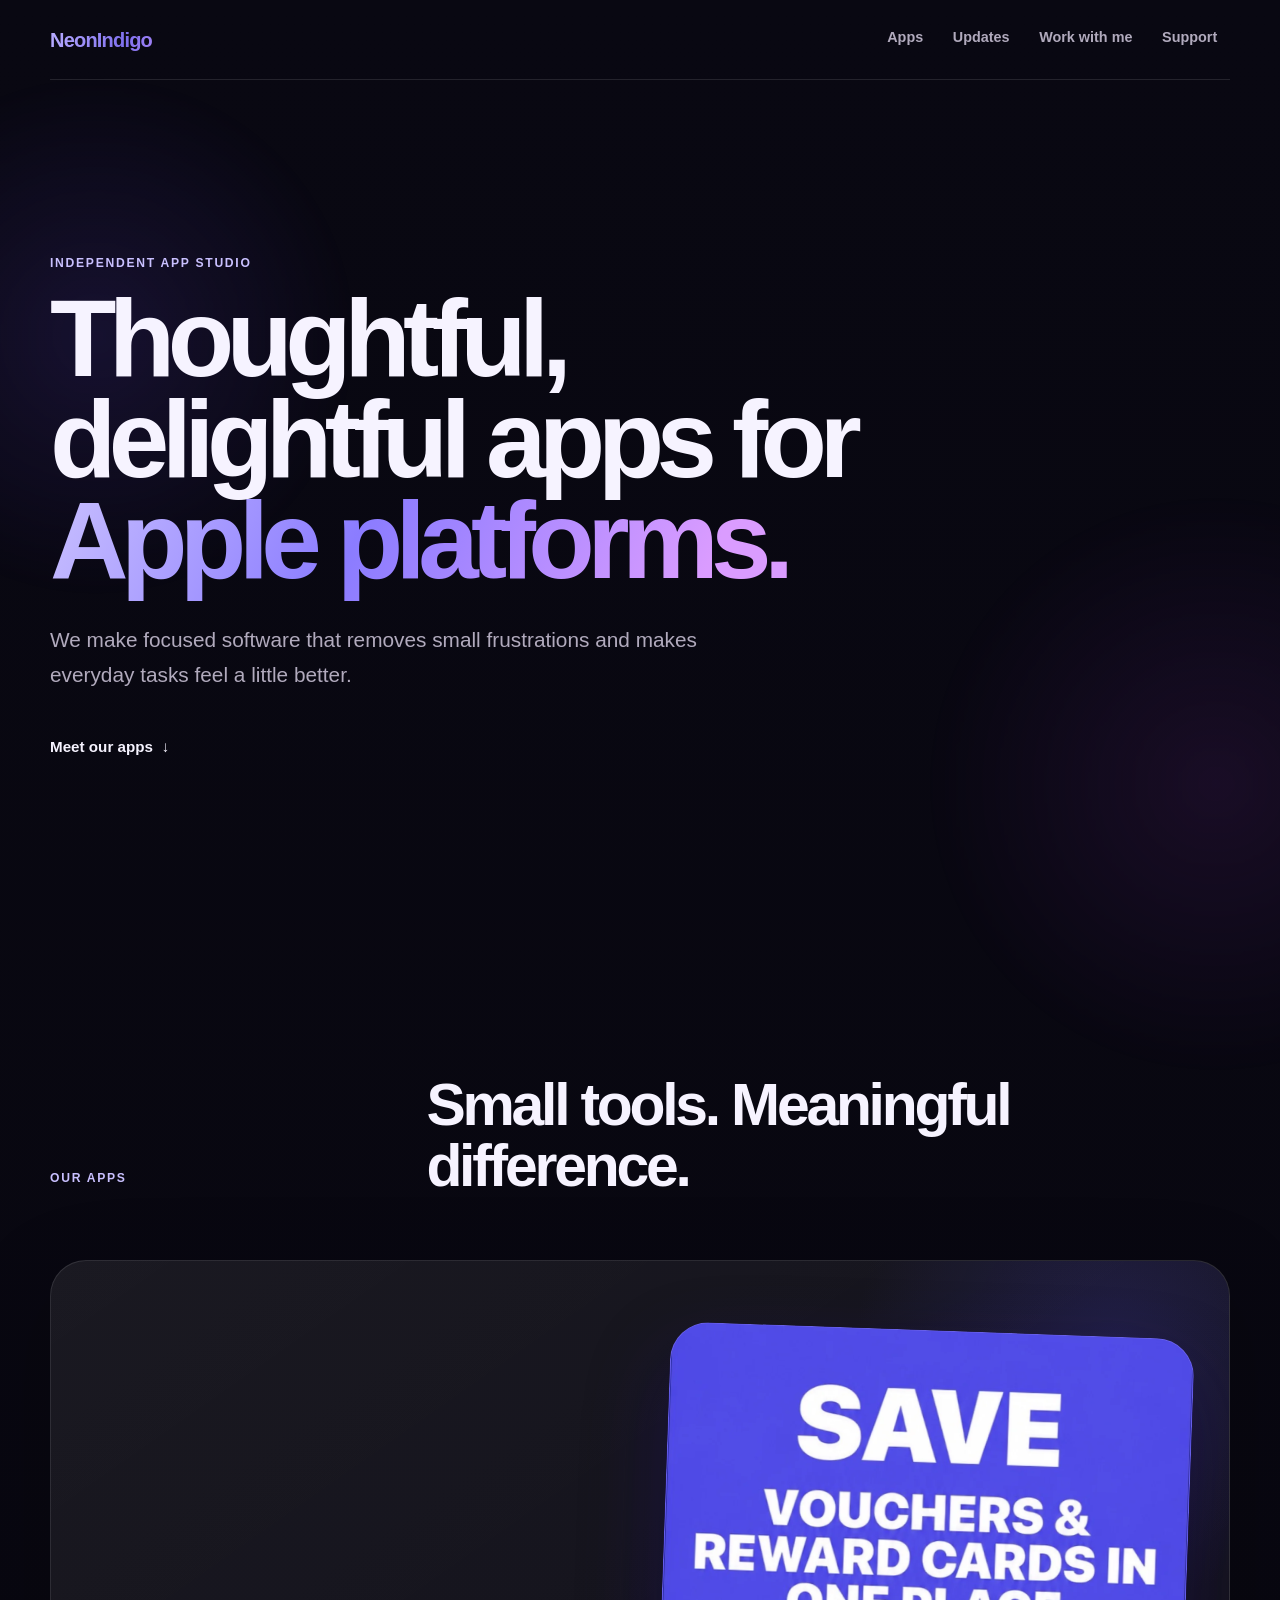
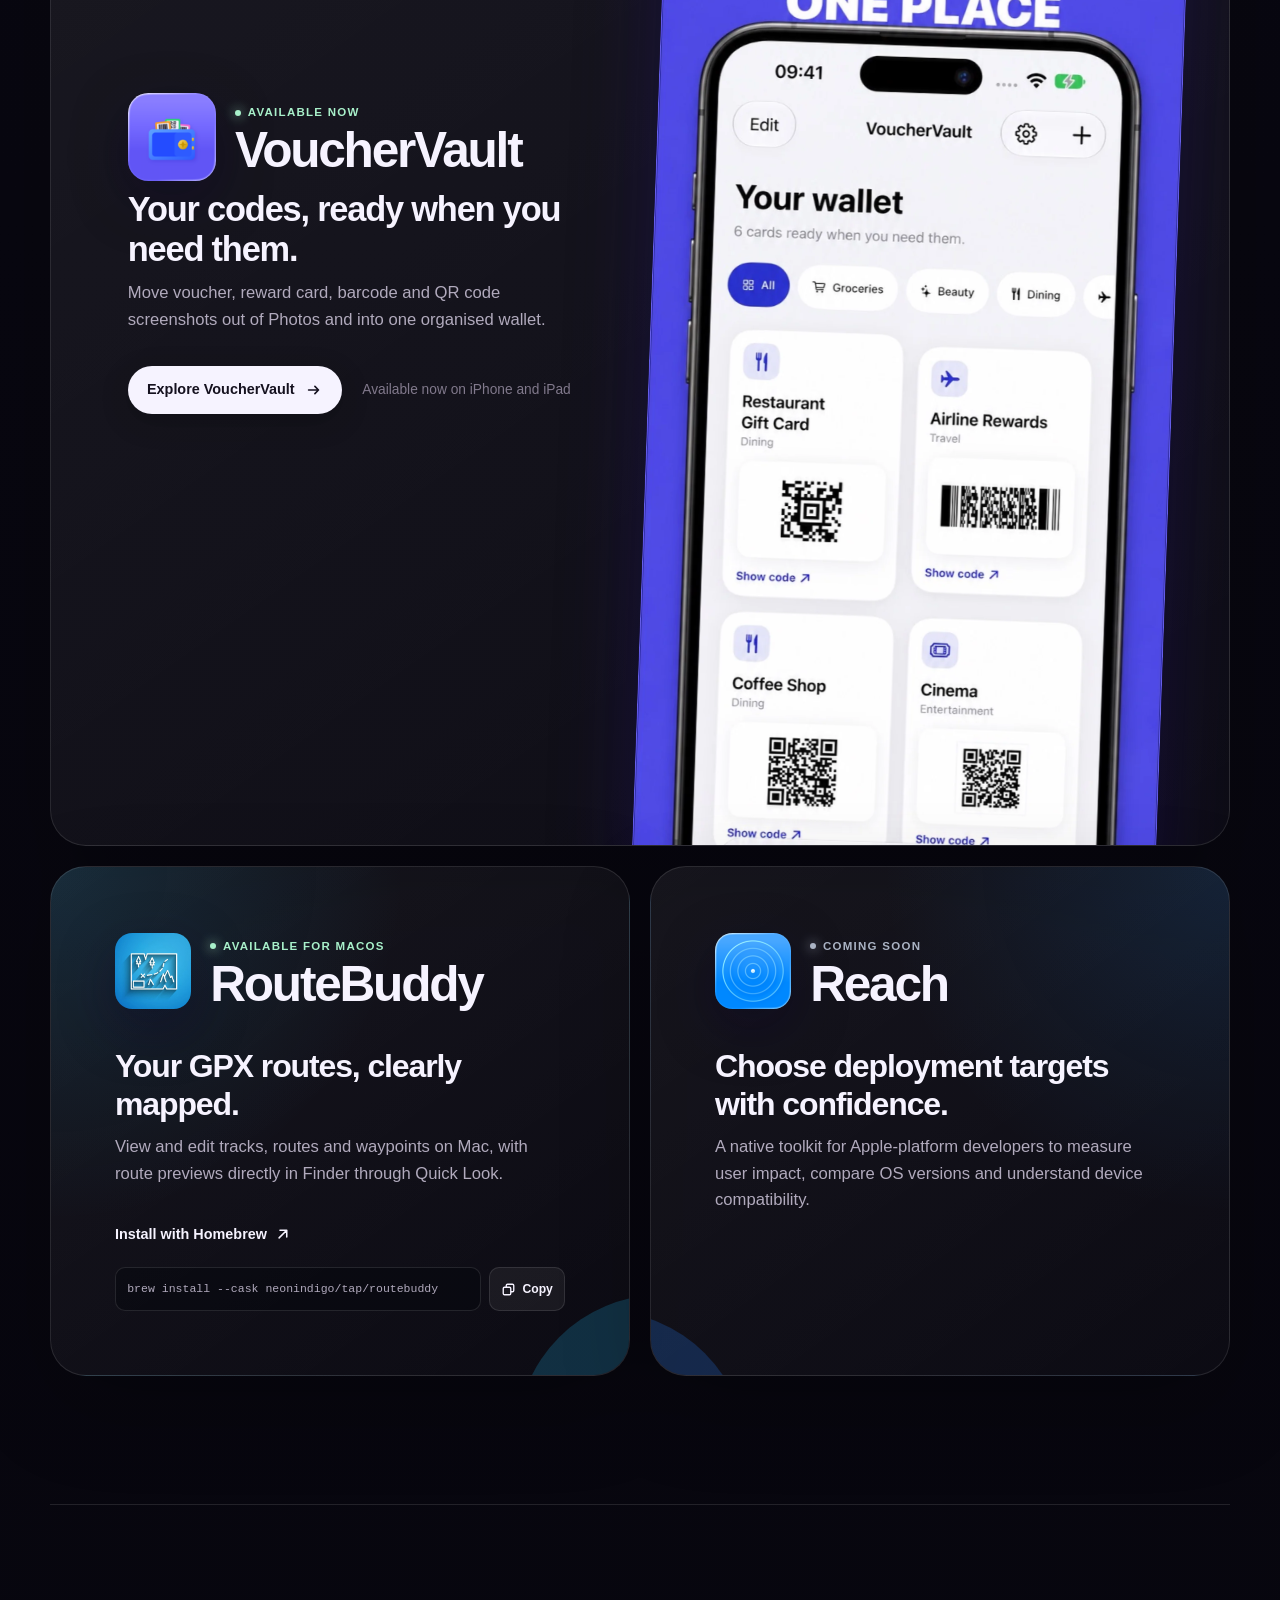
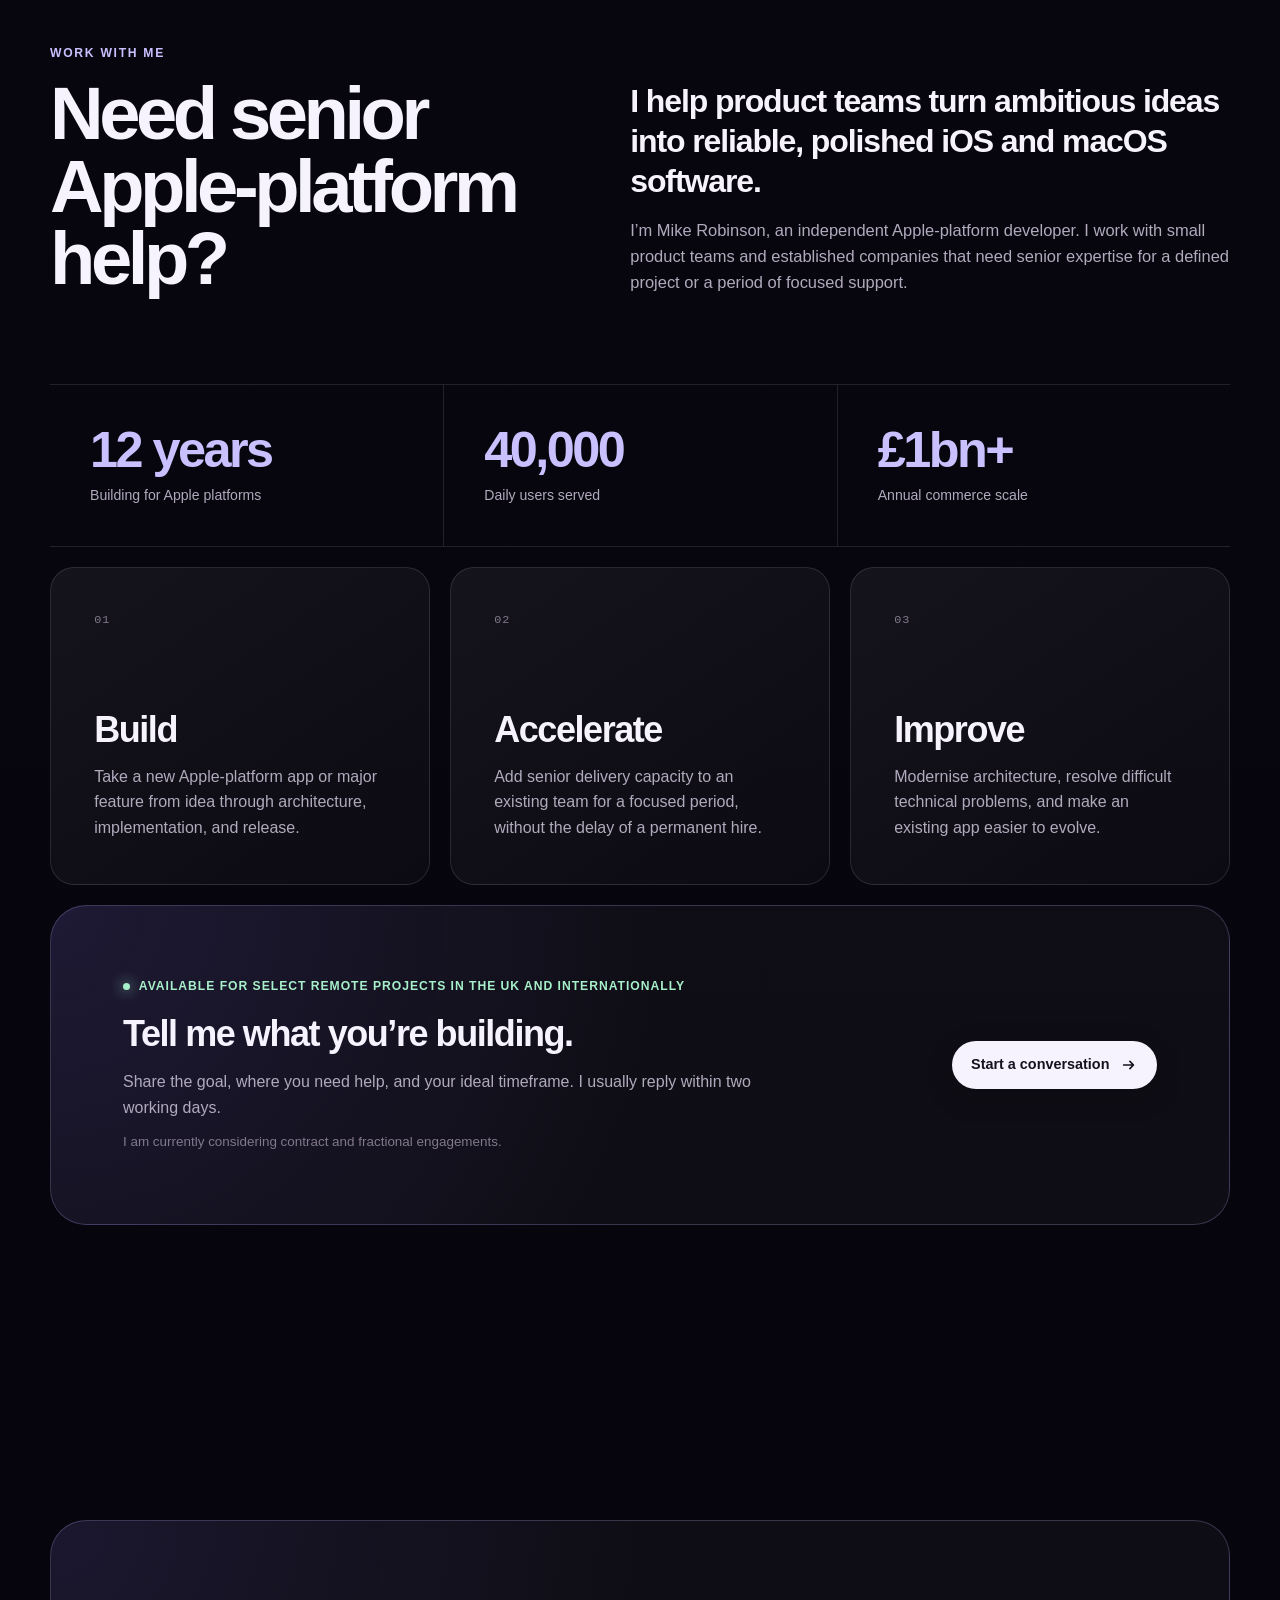
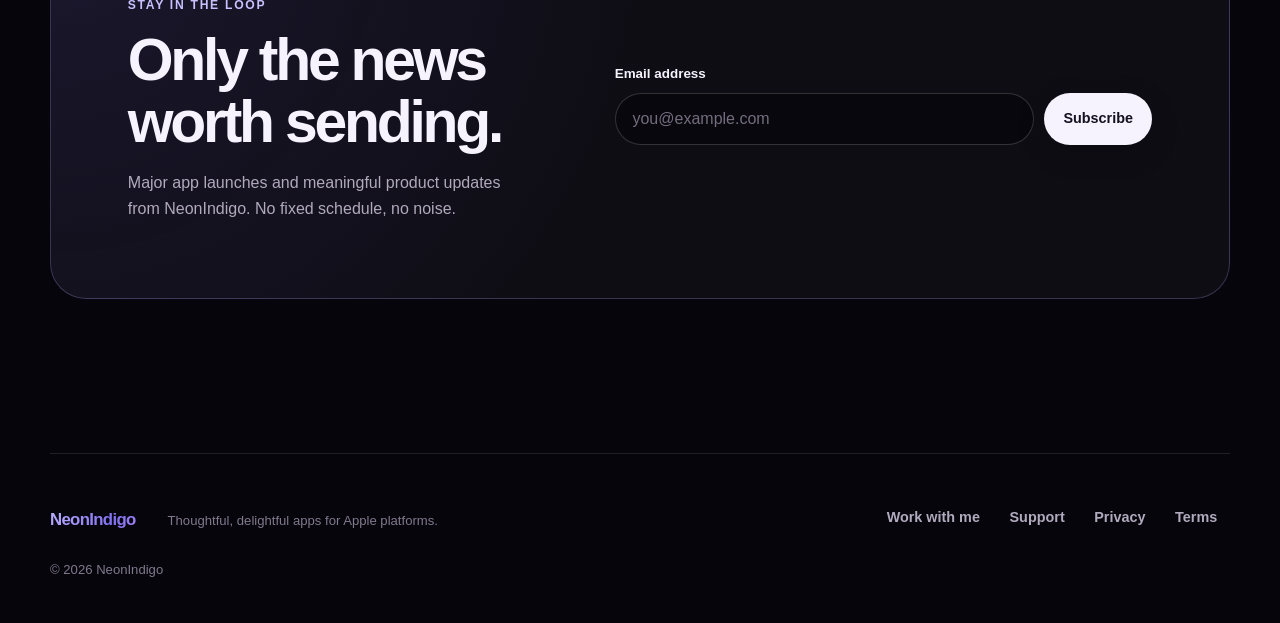
<file: index.html>
<!DOCTYPE html>
<html lang="en">
<head>
    <meta charset="UTF-8">
    <meta name="viewport" content="width=device-width, initial-scale=1.0">
    <title>NeonIndigo | Apple-platform apps and development</title>
    <meta name="description" content="NeonIndigo is Mike Robinson's independent studio, building thoughtful apps and helping product teams ship excellent iOS and macOS software.">
    <meta name="theme-color" content="#090812">
    <meta property="og:title" content="NeonIndigo | Apple-platform apps and development">
    <meta property="og:description" content="Thoughtful apps and senior iOS and macOS product development from Mike Robinson.">
    <meta property="og:type" content="website">
    <meta property="og:url" content="https://neonindigo.com/">
    <link rel="canonical" href="https://neonindigo.com/">
    <script>document.documentElement.classList.add("js");</script>
    <link rel="stylesheet" href="/assets/css/site.css?v=20261008-8">
    <script defer src="https://cloud.umami.is/script.js" data-website-id="117c436d-3df4-4594-a7ba-081890b36b21"></script>
    <script defer src="/assets/js/site.js?v=20261008-4"></script>
</head>
<body>
    <a class="skip-link" href="#main">Skip to content</a>
    <div class="ambient ambient-one" aria-hidden="true"></div>
    <div class="ambient ambient-two" aria-hidden="true"></div>

    <header class="site-header">
        <a href="/" class="wordmark" aria-label="NeonIndigo home">NeonIndigo</a>
        <nav class="site-nav" aria-label="Primary navigation">
            <a href="#apps">Apps</a>
            <a href="#updates">Updates</a>
            <a href="#work">Work with me</a>
            <a href="/support">Support</a>
        </nav>
    </header>

    <main id="main">
        <section class="hero section-shell">
            <p class="eyebrow reveal">Independent app studio</p>
            <h1 class="reveal">Thoughtful, delightful apps for <span>Apple platforms.</span></h1>
            <p class="hero-copy reveal">We make focused software that removes small frustrations and makes everyday tasks feel a little better.</p>
            <a class="text-link reveal" href="#apps">Meet our apps <span aria-hidden="true">↓</span></a>
        </section>

        <section class="apps-section section-shell" id="apps" aria-labelledby="apps-title">
            <div class="section-heading reveal">
                <p class="eyebrow">Our apps</p>
                <h2 id="apps-title">Small tools. Meaningful difference.</h2>
            </div>

            <article class="app-card app-card-featured reveal">
                <div class="app-card-copy">
                    <div class="app-identity">
                        <img src="/assets/images/vouchervault/icon.webp" width="512" height="512" alt="VoucherVault app icon" class="app-icon app-icon-large">
                        <div>
                            <p class="status-pill" data-release-status>Pre-order</p>
                            <h3>VoucherVault</h3>
                        </div>
                    </div>
                    <p class="app-lead">Your codes, ready when you need them.</p>
                    <p>Move voucher, reward card, barcode and QR code screenshots out of Photos and into one organised wallet.</p>
                    <div class="card-actions">
                        <a class="button button-primary" href="/vouchervault/" data-umami-event="Homepage — Open VoucherVault">
                            Explore VoucherVault
                            <svg aria-hidden="true" viewBox="0 0 20 20"><path d="M4 10h11M11 6l4 4-4 4"/></svg>
                        </a>
                        <span class="release-note" data-release-note>Available 16 October 2026</span>
                    </div>
                </div>
                <div class="app-preview" aria-hidden="true">
                    <img src="/assets/images/vouchervault/save-vouchers.webp" width="1242" height="2688" alt="">
                </div>
            </article>

            <div class="app-secondary-grid">
                <article class="app-card app-card-compact app-card-routebuddy reveal">
                    <div class="app-identity">
                        <img src="/assets/images/routebuddy/icon.webp" width="512" height="512" alt="RouteBuddy app icon" class="app-icon">
                        <div>
                            <p class="status-pill">Available for macOS</p>
                            <h3>RouteBuddy</h3>
                        </div>
                    </div>
                    <p class="app-lead">Your GPX routes, clearly mapped.</p>
                    <p>View and edit tracks, routes and waypoints on Mac, with route previews directly in Finder through Quick Look.</p>
                    <div class="brew-install">
                        <a href="https://github.com/neonindigo/homebrew-tap" target="_blank" rel="noopener" data-umami-event="Homepage — Open RouteBuddy Homebrew">
                            Install with Homebrew
                            <svg aria-hidden="true" viewBox="0 0 20 20"><path d="M7 5h8v8M15 5l-9 9"/></svg>
                        </a>
                        <div class="brew-command-row">
                            <code>brew install --cask neonindigo/tap/routebuddy</code>
                            <button class="copy-command" type="button" data-copy-text="brew install --cask neonindigo/tap/routebuddy" aria-label="Copy Homebrew install command">
                                <svg aria-hidden="true" viewBox="0 0 20 20"><path d="M7 6V4.75A1.75 1.75 0 0 1 8.75 3h6.5A1.75 1.75 0 0 1 17 4.75v6.5A1.75 1.75 0 0 1 15.25 13H14M4.75 7h6.5A1.75 1.75 0 0 1 13 8.75v6.5A1.75 1.75 0 0 1 11.25 17h-6.5A1.75 1.75 0 0 1 3 15.25v-6.5A1.75 1.75 0 0 1 4.75 7Z"/></svg>
                                <span>Copy</span>
                            </button>
                        </div>
                        <p class="visually-hidden" data-copy-status aria-live="polite"></p>
                    </div>
                </article>

                <article class="app-card app-card-compact app-card-reach reveal">
                    <div class="app-identity">
                        <img src="/assets/images/reach/icon.webp" width="304" height="304" alt="Reach app icon" class="app-icon">
                        <div>
                            <p class="status-pill status-muted">Coming soon</p>
                            <h3>Reach</h3>
                        </div>
                    </div>
                    <p class="app-lead">Choose deployment targets with confidence.</p>
                    <p>A native toolkit for Apple-platform developers to measure user impact, compare OS versions and understand device compatibility.</p>
                </article>
            </div>
        </section>

        <section class="work-section section-shell" id="work" aria-labelledby="work-title">
            <div class="work-intro">
                <div class="reveal">
                    <p class="eyebrow">Work with me</p>
                    <h2 id="work-title">Need senior Apple-platform help?</h2>
                </div>
                <div class="work-intro-copy reveal">
                    <p class="work-lead">I help product teams turn ambitious ideas into reliable, polished iOS and macOS software.</p>
                    <p>I&rsquo;m Mike Robinson, an independent Apple-platform developer. I work with small product teams and established companies that need senior expertise for a defined project or a period of focused support.</p>
                </div>
            </div>

            <dl class="work-proof reveal" aria-label="Experience highlights">
                <div>
                    <dt>12 years</dt>
                    <dd>Building for Apple platforms</dd>
                </div>
                <div>
                    <dt>40,000</dt>
                    <dd>Daily users served</dd>
                </div>
                <div>
                    <dt>&pound;1bn+</dt>
                    <dd>Annual commerce scale</dd>
                </div>
            </dl>

            <div class="work-services" aria-label="Ways I can help">
                <article class="work-service reveal">
                    <p class="service-number" aria-hidden="true">01</p>
                    <h3>Build</h3>
                    <p>Take a new Apple-platform app or major feature from idea through architecture, implementation, and release.</p>
                </article>
                <article class="work-service reveal">
                    <p class="service-number" aria-hidden="true">02</p>
                    <h3>Accelerate</h3>
                    <p>Add senior delivery capacity to an existing team for a focused period, without the delay of a permanent hire.</p>
                </article>
                <article class="work-service reveal">
                    <p class="service-number" aria-hidden="true">03</p>
                    <h3>Improve</h3>
                    <p>Modernise architecture, resolve difficult technical problems, and make an existing app easier to evolve.</p>
                </article>
            </div>

            <div class="work-contact reveal">
                <div>
                    <p class="availability">Available for select remote projects in the UK and internationally</p>
                    <h3>Tell me what you&rsquo;re building.</h3>
                    <p>Share the goal, where you need help, and your ideal timeframe. I usually reply within two working days.</p>
                    <p class="engagement-note">I am currently considering contract and fractional engagements.</p>
                </div>
                <a class="button button-primary" href="mailto:work@neonindigo.com?subject=Project%20enquiry&amp;body=Hi%20Mike%2C%0D%0A%0D%0ACompany%3A%0D%0AWhat%20we%20are%20building%3A%0D%0AWhere%20you%20could%20help%3A%0D%0AIdeal%20timeframe%3A%0D%0A" data-umami-event="Homepage - Start a project enquiry">
                    Start a conversation
                    <svg aria-hidden="true" viewBox="0 0 20 20"><path d="M4 10h11M11 6l4 4-4 4"/></svg>
                </a>
            </div>
        </section>

        <section class="newsletter-section section-shell reveal" id="updates" aria-labelledby="updates-title">
            <div>
                <p class="eyebrow">Stay in the loop</p>
                <h2 id="updates-title">Only the news worth sending.</h2>
                <p>Major app launches and meaningful product updates from NeonIndigo. No fixed schedule, no noise.</p>
            </div>
            <form class="newsletter-form" data-kit-form="studio" novalidate>
                <label for="studio-email">Email address</label>
                <div class="form-row">
                    <input id="studio-email" name="email_address" type="email" autocomplete="email" placeholder="you@example.com" required disabled>
                    <button class="button button-primary" type="submit" disabled>Setup pending</button>
                </div>
                <p class="form-note" data-form-note>Email signup will open soon. See our <a href="/privacy">privacy policy</a>.</p>
                <p class="form-status" role="status" aria-live="polite"></p>
            </form>
        </section>
    </main>

    <footer class="site-footer section-shell">
        <a href="/" class="wordmark wordmark-small">NeonIndigo</a>
        <p>Thoughtful, delightful apps for Apple platforms.</p>
        <nav aria-label="Footer navigation">
            <a href="#work">Work with me</a>
            <a href="/support">Support</a>
            <a href="/privacy">Privacy</a>
            <a href="/terms">Terms</a>
        </nav>
        <p class="copyright">&copy; <span data-current-year>2026</span> NeonIndigo</p>
    </footer>
</body>
</html>
</file>
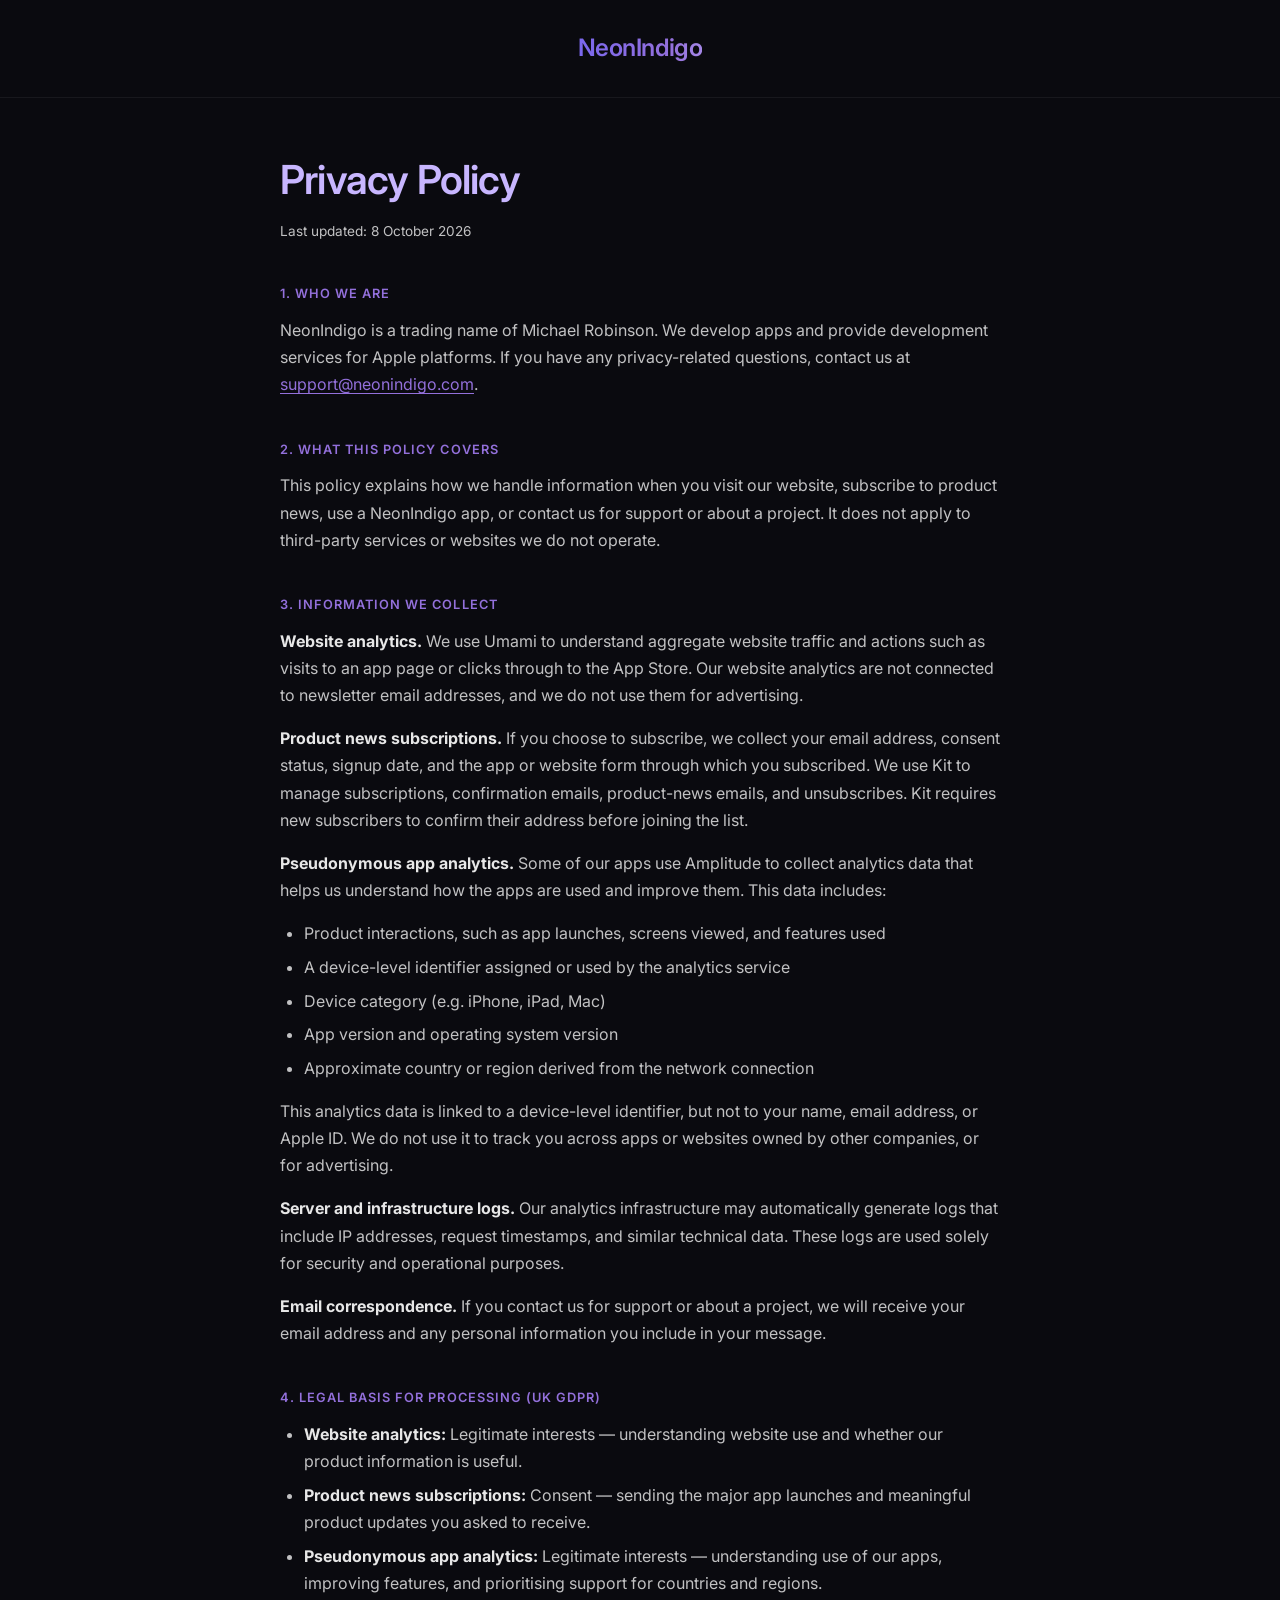
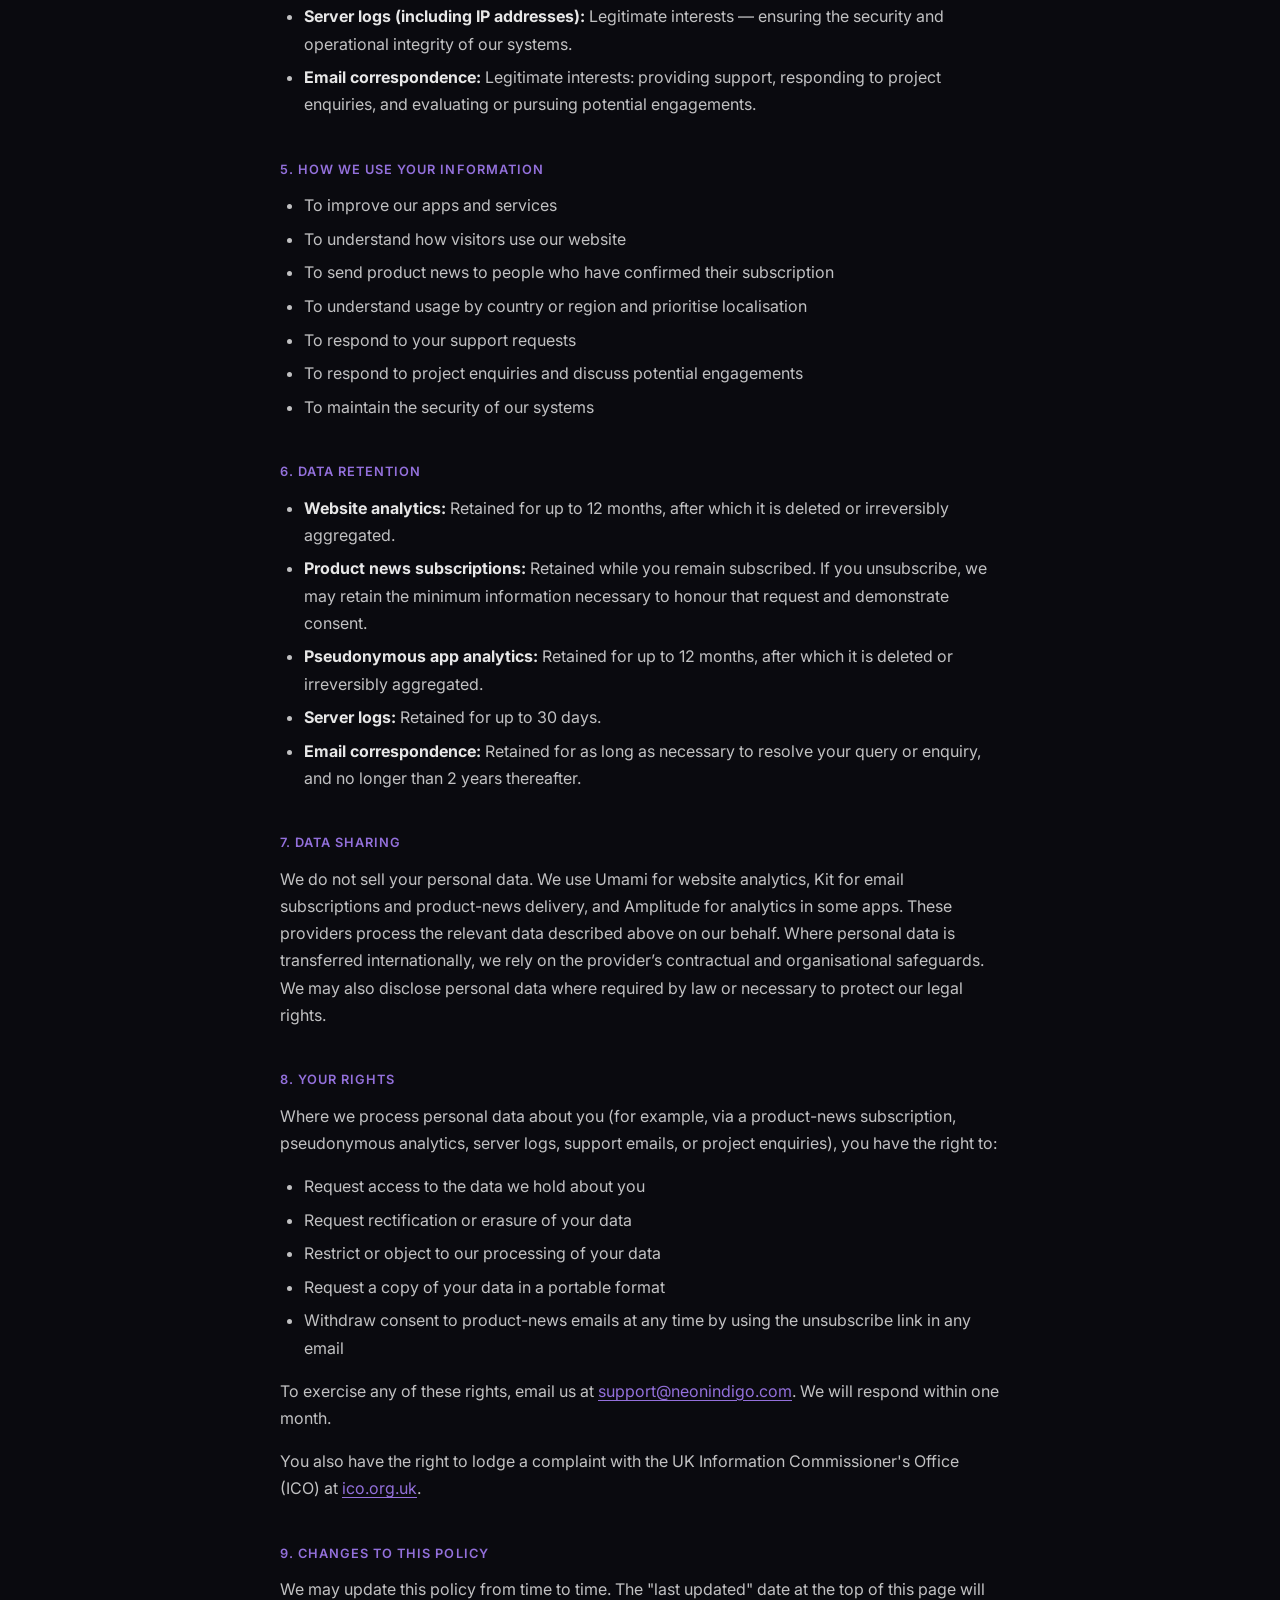
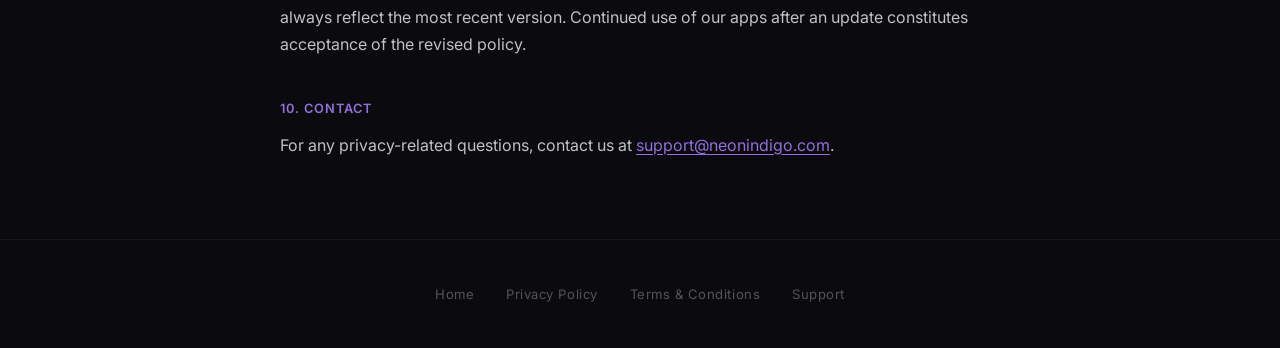
<file: privacy/index.html>
<!DOCTYPE html>
<html lang="en">
<head>
    <meta charset="UTF-8">
    <meta name="viewport" content="width=device-width, initial-scale=1.0">
    <title>Privacy Policy — NeonIndigo</title>
    <meta name="description" content="NeonIndigo Privacy Policy">
    <link rel="preconnect" href="https://fonts.googleapis.com">
    <link rel="preconnect" href="https://fonts.gstatic.com" crossorigin>
    <link href="https://fonts.googleapis.com/css2?family=Inter:wght@300;400;600&amp;display=swap" rel="stylesheet">
    <link rel="stylesheet" href="/assets/css/shared.css">
</head>
<body>
    <header>
        <a href="/" class="logo">NeonIndigo</a>
    </header>

    <main>
        <div class="content">
            <h1>Privacy Policy</h1>
            <p class="meta">Last updated: 8 October 2026</p>

            <h2>1. Who We Are</h2>
            <p>NeonIndigo is a trading name of Michael Robinson. We develop apps and provide development services for Apple platforms. If you have any privacy-related questions, contact us at <a href="mailto:support@neonindigo.com">support@neonindigo.com</a>.</p>

            <h2>2. What This Policy Covers</h2>
            <p>This policy explains how we handle information when you visit our website, subscribe to product news, use a NeonIndigo app, or contact us for support or about a project. It does not apply to third-party services or websites we do not operate.</p>

            <h2>3. Information We Collect</h2>
            <p><strong style="color: rgba(255,255,255,0.9);">Website analytics.</strong> We use Umami to understand aggregate website traffic and actions such as visits to an app page or clicks through to the App Store. Our website analytics are not connected to newsletter email addresses, and we do not use them for advertising.</p>

            <p><strong style="color: rgba(255,255,255,0.9);">Product news subscriptions.</strong> If you choose to subscribe, we collect your email address, consent status, signup date, and the app or website form through which you subscribed. We use Kit to manage subscriptions, confirmation emails, product-news emails, and unsubscribes. Kit requires new subscribers to confirm their address before joining the list.</p>

            <p><strong style="color: rgba(255,255,255,0.9);">Pseudonymous app analytics.</strong> Some of our apps use Amplitude to collect analytics data that helps us understand how the apps are used and improve them. This data includes:</p>
            <ul>
                <li>Product interactions, such as app launches, screens viewed, and features used</li>
                <li>A device-level identifier assigned or used by the analytics service</li>
                <li>Device category (e.g. iPhone, iPad, Mac)</li>
                <li>App version and operating system version</li>
                <li>Approximate country or region derived from the network connection</li>
            </ul>
            <p>This analytics data is linked to a device-level identifier, but not to your name, email address, or Apple ID. We do not use it to track you across apps or websites owned by other companies, or for advertising.</p>

            <p><strong style="color: rgba(255,255,255,0.9);">Server and infrastructure logs.</strong> Our analytics infrastructure may automatically generate logs that include IP addresses, request timestamps, and similar technical data. These logs are used solely for security and operational purposes.</p>

            <p><strong style="color: rgba(255,255,255,0.9);">Email correspondence.</strong> If you contact us for support or about a project, we will receive your email address and any personal information you include in your message.</p>

            <h2>4. Legal Basis for Processing (UK GDPR)</h2>
            <ul>
                <li><strong style="color: rgba(255,255,255,0.9);">Website analytics:</strong> Legitimate interests — understanding website use and whether our product information is useful.</li>
                <li><strong style="color: rgba(255,255,255,0.9);">Product news subscriptions:</strong> Consent — sending the major app launches and meaningful product updates you asked to receive.</li>
                <li><strong style="color: rgba(255,255,255,0.9);">Pseudonymous app analytics:</strong> Legitimate interests — understanding use of our apps, improving features, and prioritising support for countries and regions.</li>
                <li><strong style="color: rgba(255,255,255,0.9);">Server logs (including IP addresses):</strong> Legitimate interests — ensuring the security and operational integrity of our systems.</li>
                <li><strong style="color: rgba(255,255,255,0.9);">Email correspondence:</strong> Legitimate interests: providing support, responding to project enquiries, and evaluating or pursuing potential engagements.</li>
            </ul>

            <h2>5. How We Use Your Information</h2>
            <ul>
                <li>To improve our apps and services</li>
                <li>To understand how visitors use our website</li>
                <li>To send product news to people who have confirmed their subscription</li>
                <li>To understand usage by country or region and prioritise localisation</li>
                <li>To respond to your support requests</li>
                <li>To respond to project enquiries and discuss potential engagements</li>
                <li>To maintain the security of our systems</li>
            </ul>

            <h2>6. Data Retention</h2>
            <ul>
                <li><strong style="color: rgba(255,255,255,0.9);">Website analytics:</strong> Retained for up to 12 months, after which it is deleted or irreversibly aggregated.</li>
                <li><strong style="color: rgba(255,255,255,0.9);">Product news subscriptions:</strong> Retained while you remain subscribed. If you unsubscribe, we may retain the minimum information necessary to honour that request and demonstrate consent.</li>
                <li><strong style="color: rgba(255,255,255,0.9);">Pseudonymous app analytics:</strong> Retained for up to 12 months, after which it is deleted or irreversibly aggregated.</li>
                <li><strong style="color: rgba(255,255,255,0.9);">Server logs:</strong> Retained for up to 30 days.</li>
                <li><strong style="color: rgba(255,255,255,0.9);">Email correspondence:</strong> Retained for as long as necessary to resolve your query or enquiry, and no longer than 2 years thereafter.</li>
            </ul>

            <h2>7. Data Sharing</h2>
            <p>We do not sell your personal data. We use Umami for website analytics, Kit for email subscriptions and product-news delivery, and Amplitude for analytics in some apps. These providers process the relevant data described above on our behalf. Where personal data is transferred internationally, we rely on the provider&rsquo;s contractual and organisational safeguards. We may also disclose personal data where required by law or necessary to protect our legal rights.</p>

            <h2>8. Your Rights</h2>
            <p>Where we process personal data about you (for example, via a product-news subscription, pseudonymous analytics, server logs, support emails, or project enquiries), you have the right to:</p>
            <ul>
                <li>Request access to the data we hold about you</li>
                <li>Request rectification or erasure of your data</li>
                <li>Restrict or object to our processing of your data</li>
                <li>Request a copy of your data in a portable format</li>
                <li>Withdraw consent to product-news emails at any time by using the unsubscribe link in any email</li>
            </ul>
            <p>To exercise any of these rights, email us at <a href="mailto:support@neonindigo.com">support@neonindigo.com</a>. We will respond within one month.</p>
            <p>You also have the right to lodge a complaint with the UK Information Commissioner's Office (ICO) at <a href="https://ico.org.uk" target="_blank" rel="noopener">ico.org.uk</a>.</p>

            <h2>9. Changes to This Policy</h2>
            <p>We may update this policy from time to time. The "last updated" date at the top of this page will always reflect the most recent version. Continued use of our apps after an update constitutes acceptance of the revised policy.</p>

            <h2>10. Contact</h2>
            <p>For any privacy-related questions, contact us at <a href="mailto:support@neonindigo.com">support@neonindigo.com</a>.</p>
        </div>
    </main>

    <footer>
        <nav>
            <a href="/">Home</a>
            <a href="/privacy">Privacy Policy</a>
            <a href="/terms">Terms &amp; Conditions</a>
            <a href="/support">Support</a>
        </nav>
    </footer>
</body>
</html>
</file>
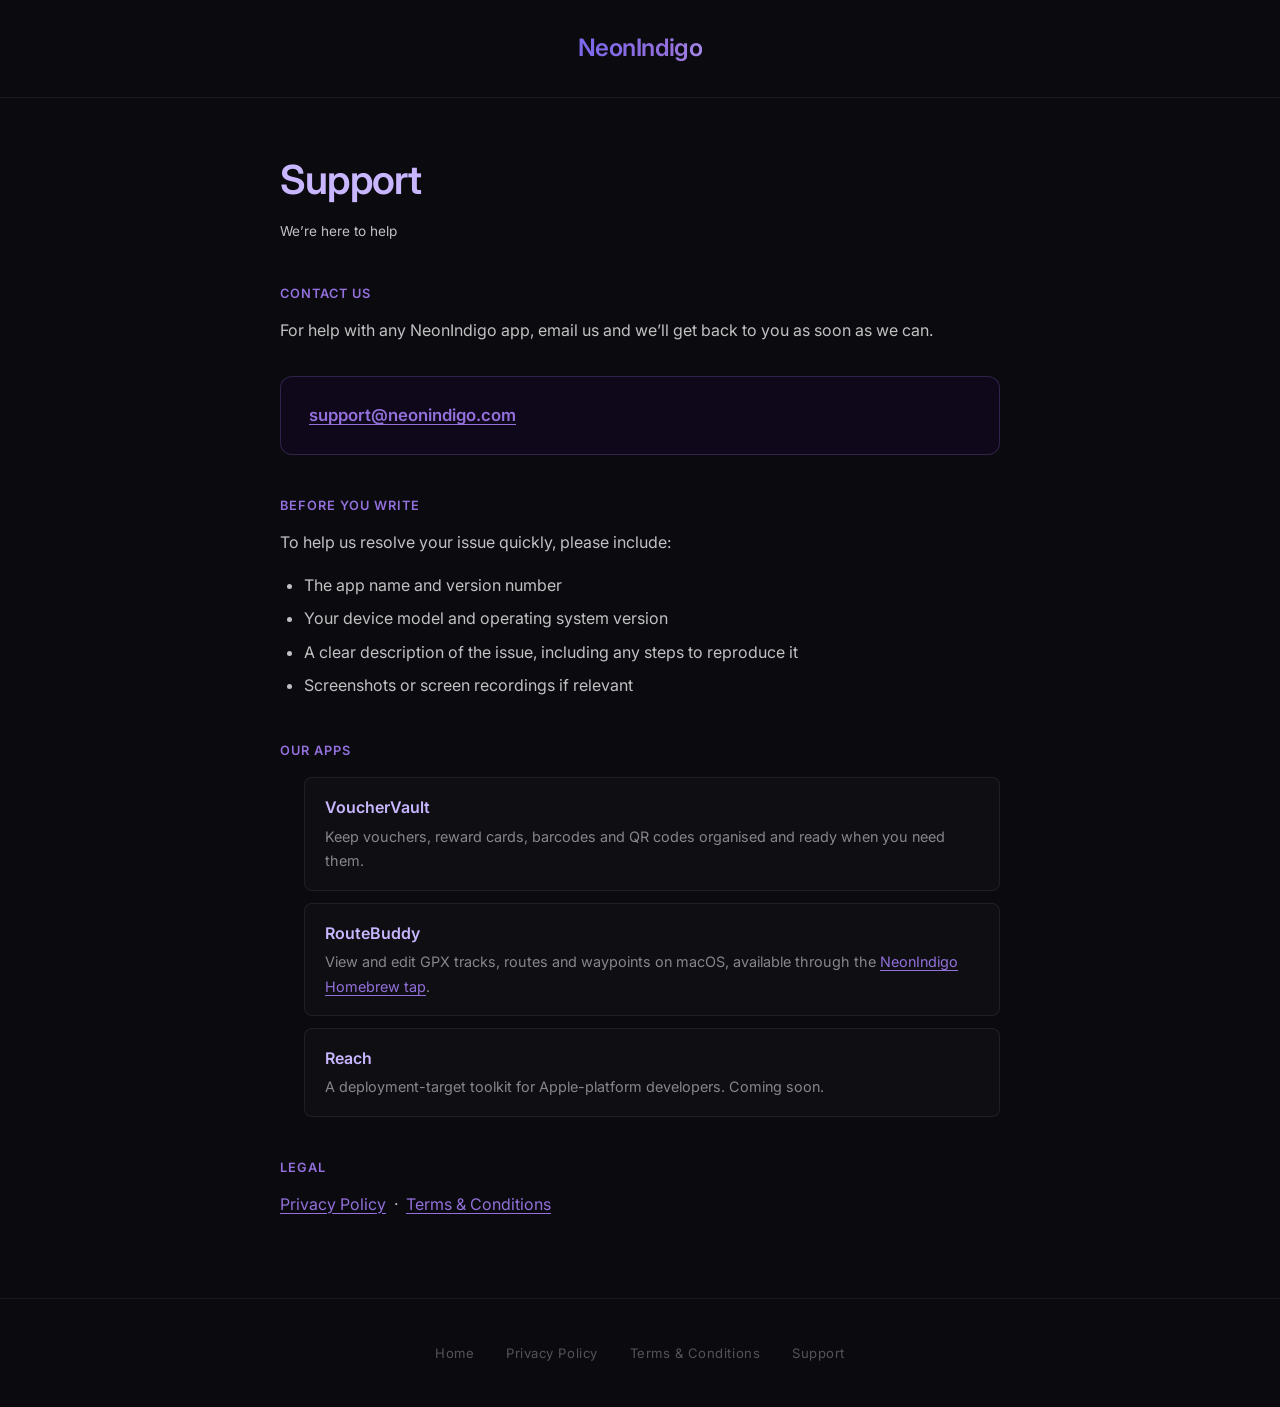
<file: support/index.html>
<!DOCTYPE html>
<html lang="en">
<head>
    <meta charset="UTF-8">
    <meta name="viewport" content="width=device-width, initial-scale=1.0">
    <title>Support — NeonIndigo</title>
    <meta name="description" content="Get support for NeonIndigo apps">
    <link rel="preconnect" href="https://fonts.googleapis.com">
    <link rel="preconnect" href="https://fonts.gstatic.com" crossorigin>
    <link href="https://fonts.googleapis.com/css2?family=Inter:wght@300;400;600&amp;display=swap" rel="stylesheet">
    <link rel="stylesheet" href="/assets/css/shared.css">
</head>
<body>
    <header>
        <a href="/" class="logo">NeonIndigo</a>
    </header>

    <main>
        <div class="content">
            <h1>Support</h1>
            <p class="meta">We&rsquo;re here to help</p>

            <h2>Contact Us</h2>
            <p>For help with any NeonIndigo app, email us and we&rsquo;ll get back to you as soon as we can.</p>

            <div class="contact-card">
                <p><a href="mailto:support@neonindigo.com">support@neonindigo.com</a></p>
            </div>

            <h2>Before You Write</h2>
            <p>To help us resolve your issue quickly, please include:</p>
            <ul>
                <li>The app name and version number</li>
                <li>Your device model and operating system version</li>
                <li>A clear description of the issue, including any steps to reproduce it</li>
                <li>Screenshots or screen recordings if relevant</li>
            </ul>

            <h2>Our Apps</h2>
            <ul class="app-list">
                <li>
                    <a class="app-name" href="/vouchervault/">VoucherVault</a>
                    <p class="app-desc">Keep vouchers, reward cards, barcodes and QR codes organised and ready when you need them.</p>
                </li>
                <li>
                    <span class="app-name">RouteBuddy</span>
                    <p class="app-desc">View and edit GPX tracks, routes and waypoints on macOS, available through the <a href="https://github.com/neonindigo/homebrew-tap" target="_blank" rel="noopener">NeonIndigo Homebrew tap</a>.</p>
                </li>
                <li>
                    <span class="app-name">Reach</span>
                    <p class="app-desc">A deployment-target toolkit for Apple-platform developers. Coming soon.</p>
                </li>
            </ul>

            <h2>Legal</h2>
            <p>
                <a href="/privacy">Privacy Policy</a> &nbsp;&middot;&nbsp;
                <a href="/terms">Terms &amp; Conditions</a>
            </p>
        </div>
    </main>

    <footer>
        <nav>
            <a href="/">Home</a>
            <a href="/privacy">Privacy Policy</a>
            <a href="/terms">Terms &amp; Conditions</a>
            <a href="/support">Support</a>
        </nav>
    </footer>
</body>
</html>
</file>
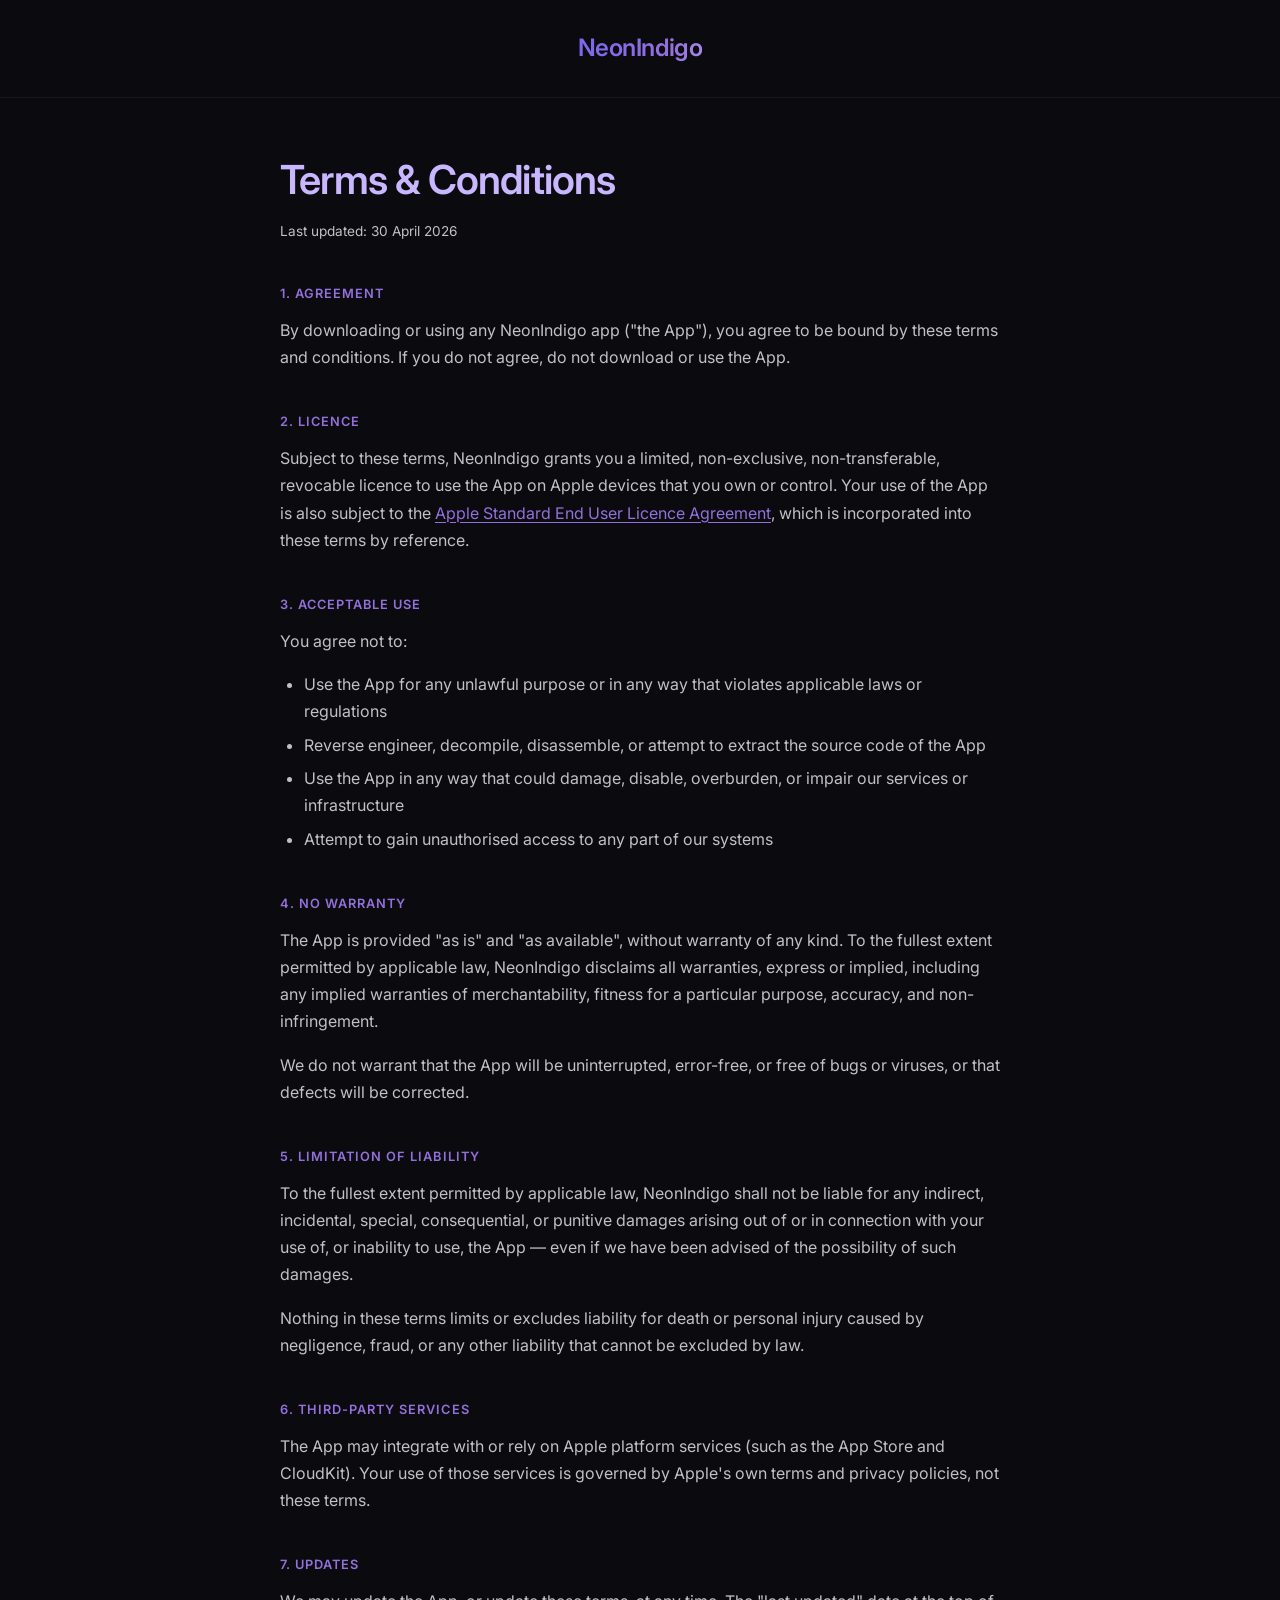
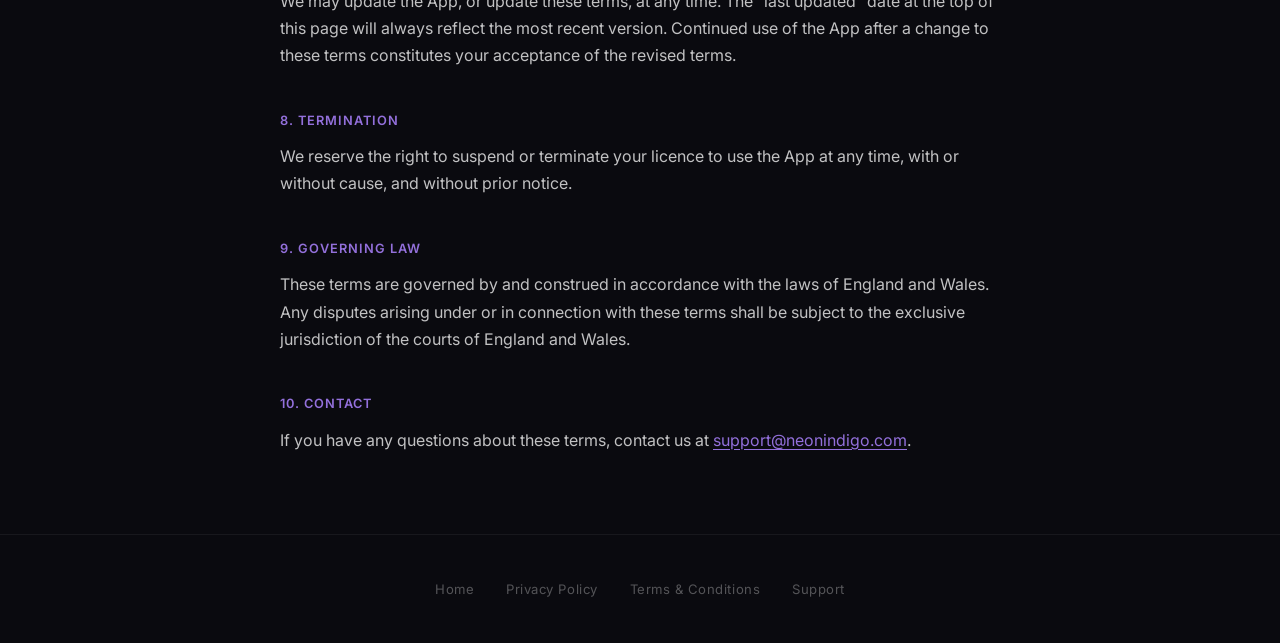
<file: terms/index.html>
<!DOCTYPE html>
<html lang="en">
<head>
    <meta charset="UTF-8">
    <meta name="viewport" content="width=device-width, initial-scale=1.0">
    <title>Terms &amp; Conditions — NeonIndigo</title>
    <meta name="description" content="NeonIndigo Terms and Conditions">
    <link rel="preconnect" href="https://fonts.googleapis.com">
    <link rel="preconnect" href="https://fonts.gstatic.com" crossorigin>
    <link href="https://fonts.googleapis.com/css2?family=Inter:wght@300;400;600&amp;display=swap" rel="stylesheet">
    <link rel="stylesheet" href="/assets/css/shared.css">
</head>
<body>
    <header>
        <a href="/" class="logo">NeonIndigo</a>
    </header>

    <main>
        <div class="content">
            <h1>Terms &amp; Conditions</h1>
            <p class="meta">Last updated: 30 April 2026</p>

            <h2>1. Agreement</h2>
            <p>By downloading or using any NeonIndigo app ("the App"), you agree to be bound by these terms and conditions. If you do not agree, do not download or use the App.</p>

            <h2>2. Licence</h2>
            <p>Subject to these terms, NeonIndigo grants you a limited, non-exclusive, non-transferable, revocable licence to use the App on Apple devices that you own or control. Your use of the App is also subject to the <a href="https://www.apple.com/legal/internet-services/itunes/dev/stdeula/" target="_blank" rel="noopener">Apple Standard End User Licence Agreement</a>, which is incorporated into these terms by reference.</p>

            <h2>3. Acceptable Use</h2>
            <p>You agree not to:</p>
            <ul>
                <li>Use the App for any unlawful purpose or in any way that violates applicable laws or regulations</li>
                <li>Reverse engineer, decompile, disassemble, or attempt to extract the source code of the App</li>
                <li>Use the App in any way that could damage, disable, overburden, or impair our services or infrastructure</li>
                <li>Attempt to gain unauthorised access to any part of our systems</li>
            </ul>

            <h2>4. No Warranty</h2>
            <p>The App is provided "as is" and "as available", without warranty of any kind. To the fullest extent permitted by applicable law, NeonIndigo disclaims all warranties, express or implied, including any implied warranties of merchantability, fitness for a particular purpose, accuracy, and non-infringement.</p>
            <p>We do not warrant that the App will be uninterrupted, error-free, or free of bugs or viruses, or that defects will be corrected.</p>

            <h2>5. Limitation of Liability</h2>
            <p>To the fullest extent permitted by applicable law, NeonIndigo shall not be liable for any indirect, incidental, special, consequential, or punitive damages arising out of or in connection with your use of, or inability to use, the App — even if we have been advised of the possibility of such damages.</p>
            <p>Nothing in these terms limits or excludes liability for death or personal injury caused by negligence, fraud, or any other liability that cannot be excluded by law.</p>

            <h2>6. Third-Party Services</h2>
            <p>The App may integrate with or rely on Apple platform services (such as the App Store and CloudKit). Your use of those services is governed by Apple's own terms and privacy policies, not these terms.</p>

            <h2>7. Updates</h2>
            <p>We may update the App, or update these terms, at any time. The "last updated" date at the top of this page will always reflect the most recent version. Continued use of the App after a change to these terms constitutes your acceptance of the revised terms.</p>

            <h2>8. Termination</h2>
            <p>We reserve the right to suspend or terminate your licence to use the App at any time, with or without cause, and without prior notice.</p>

            <h2>9. Governing Law</h2>
            <p>These terms are governed by and construed in accordance with the laws of England and Wales. Any disputes arising under or in connection with these terms shall be subject to the exclusive jurisdiction of the courts of England and Wales.</p>

            <h2>10. Contact</h2>
            <p>If you have any questions about these terms, contact us at <a href="mailto:support@neonindigo.com">support@neonindigo.com</a>.</p>
        </div>
    </main>

    <footer>
        <nav>
            <a href="/">Home</a>
            <a href="/privacy">Privacy Policy</a>
            <a href="/terms">Terms &amp; Conditions</a>
            <a href="/support">Support</a>
        </nav>
    </footer>
</body>
</html>
</file>
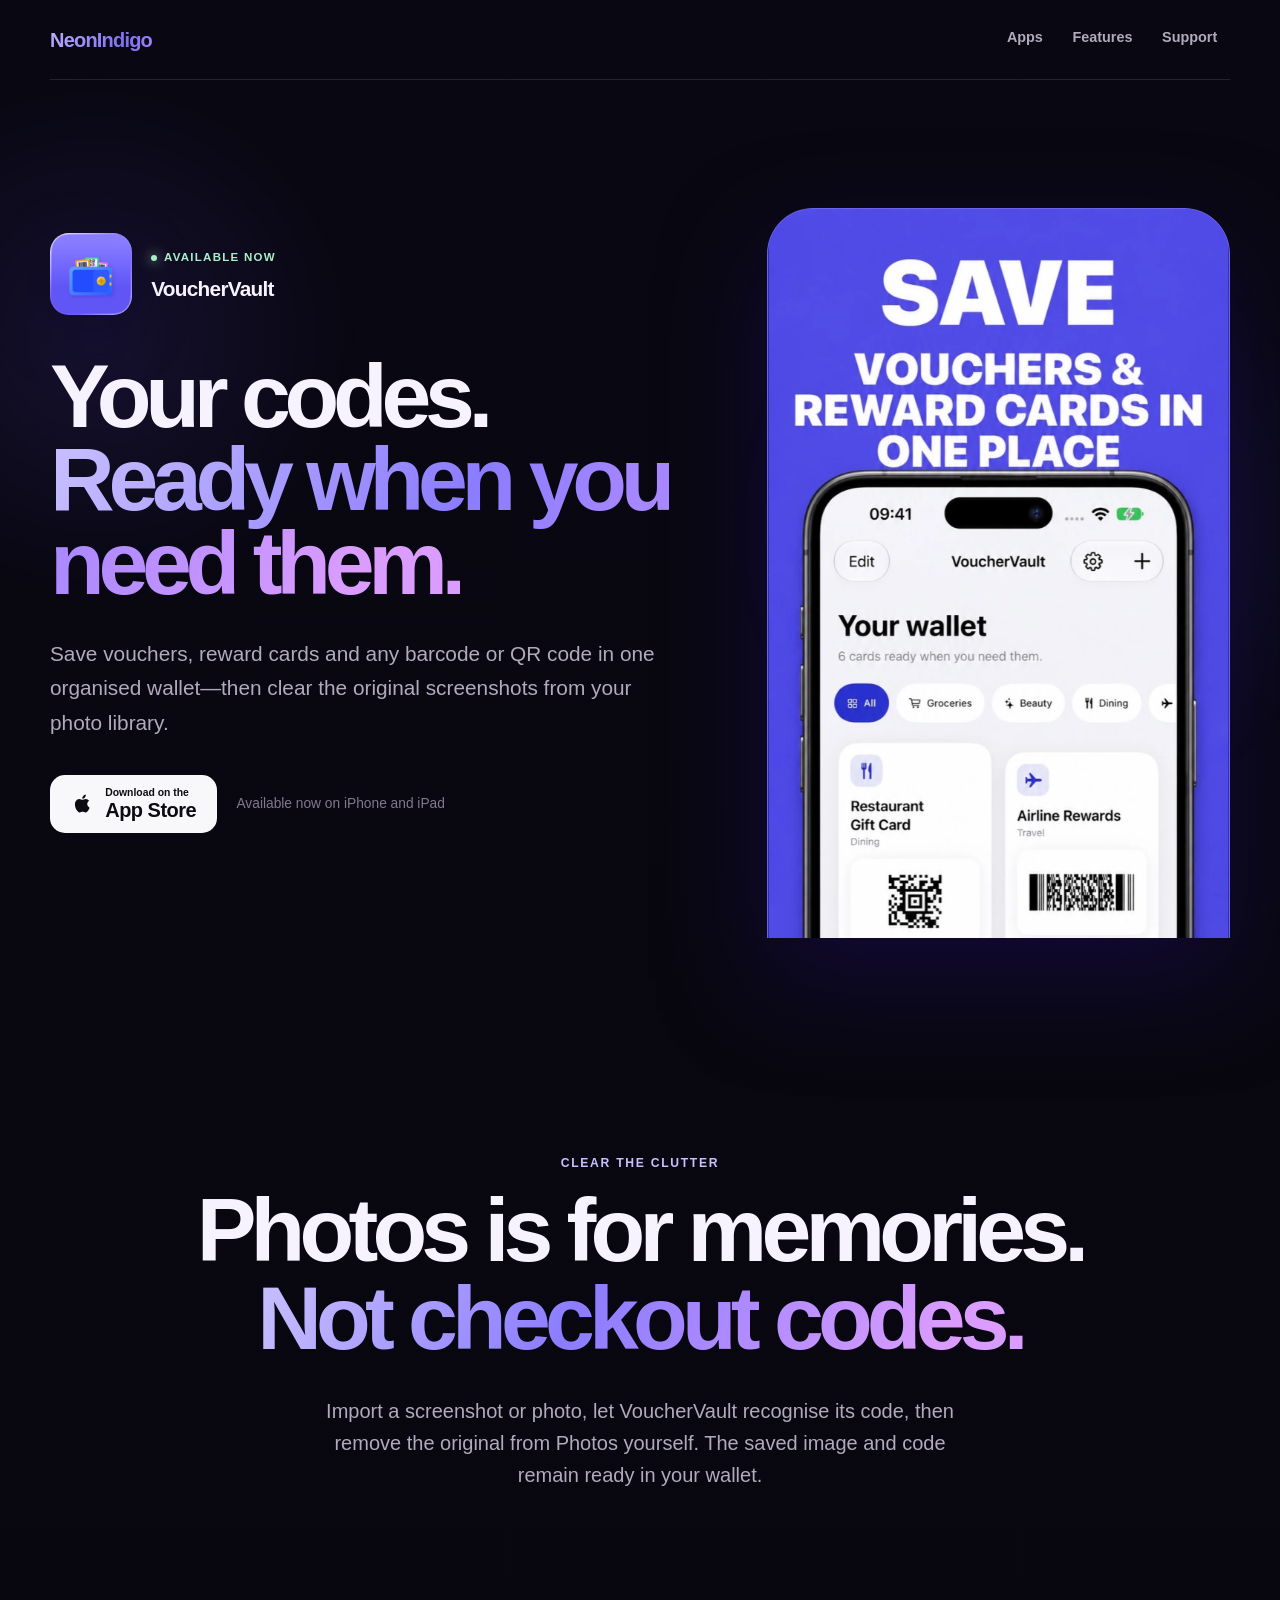
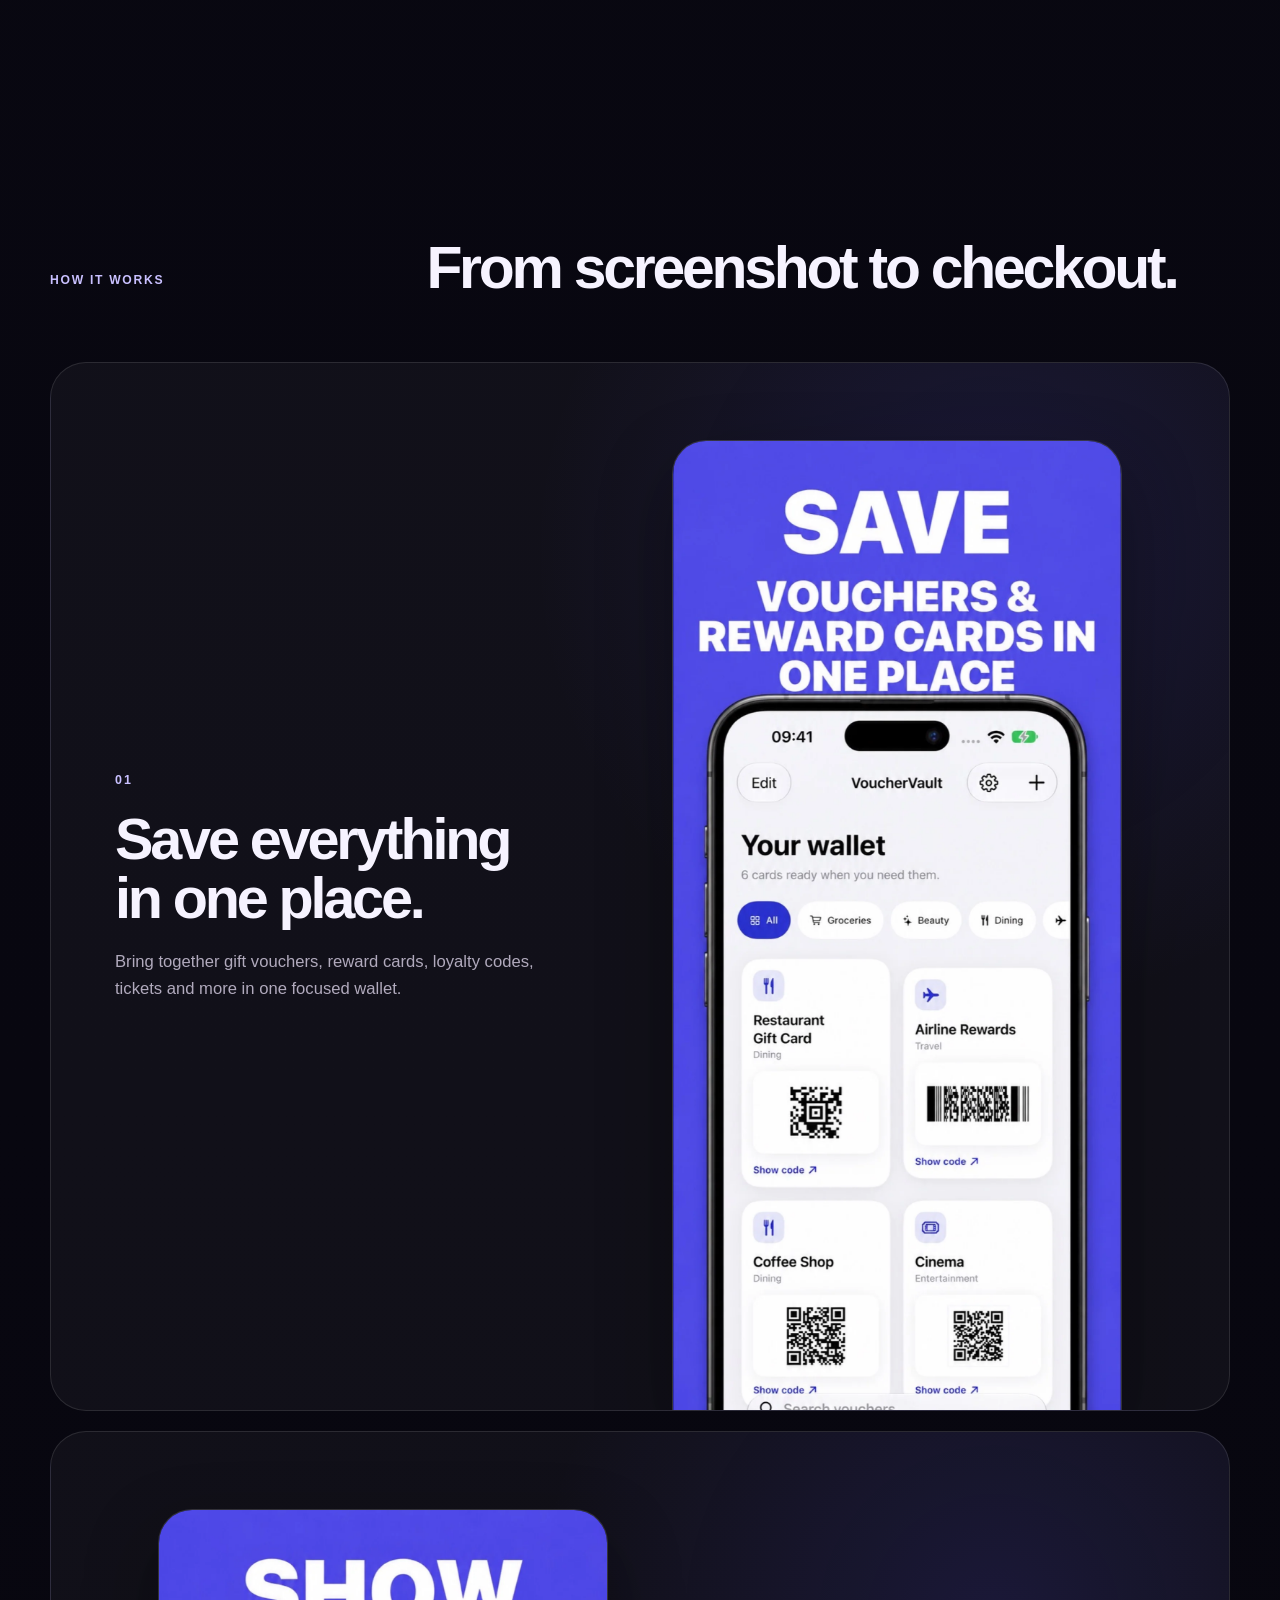
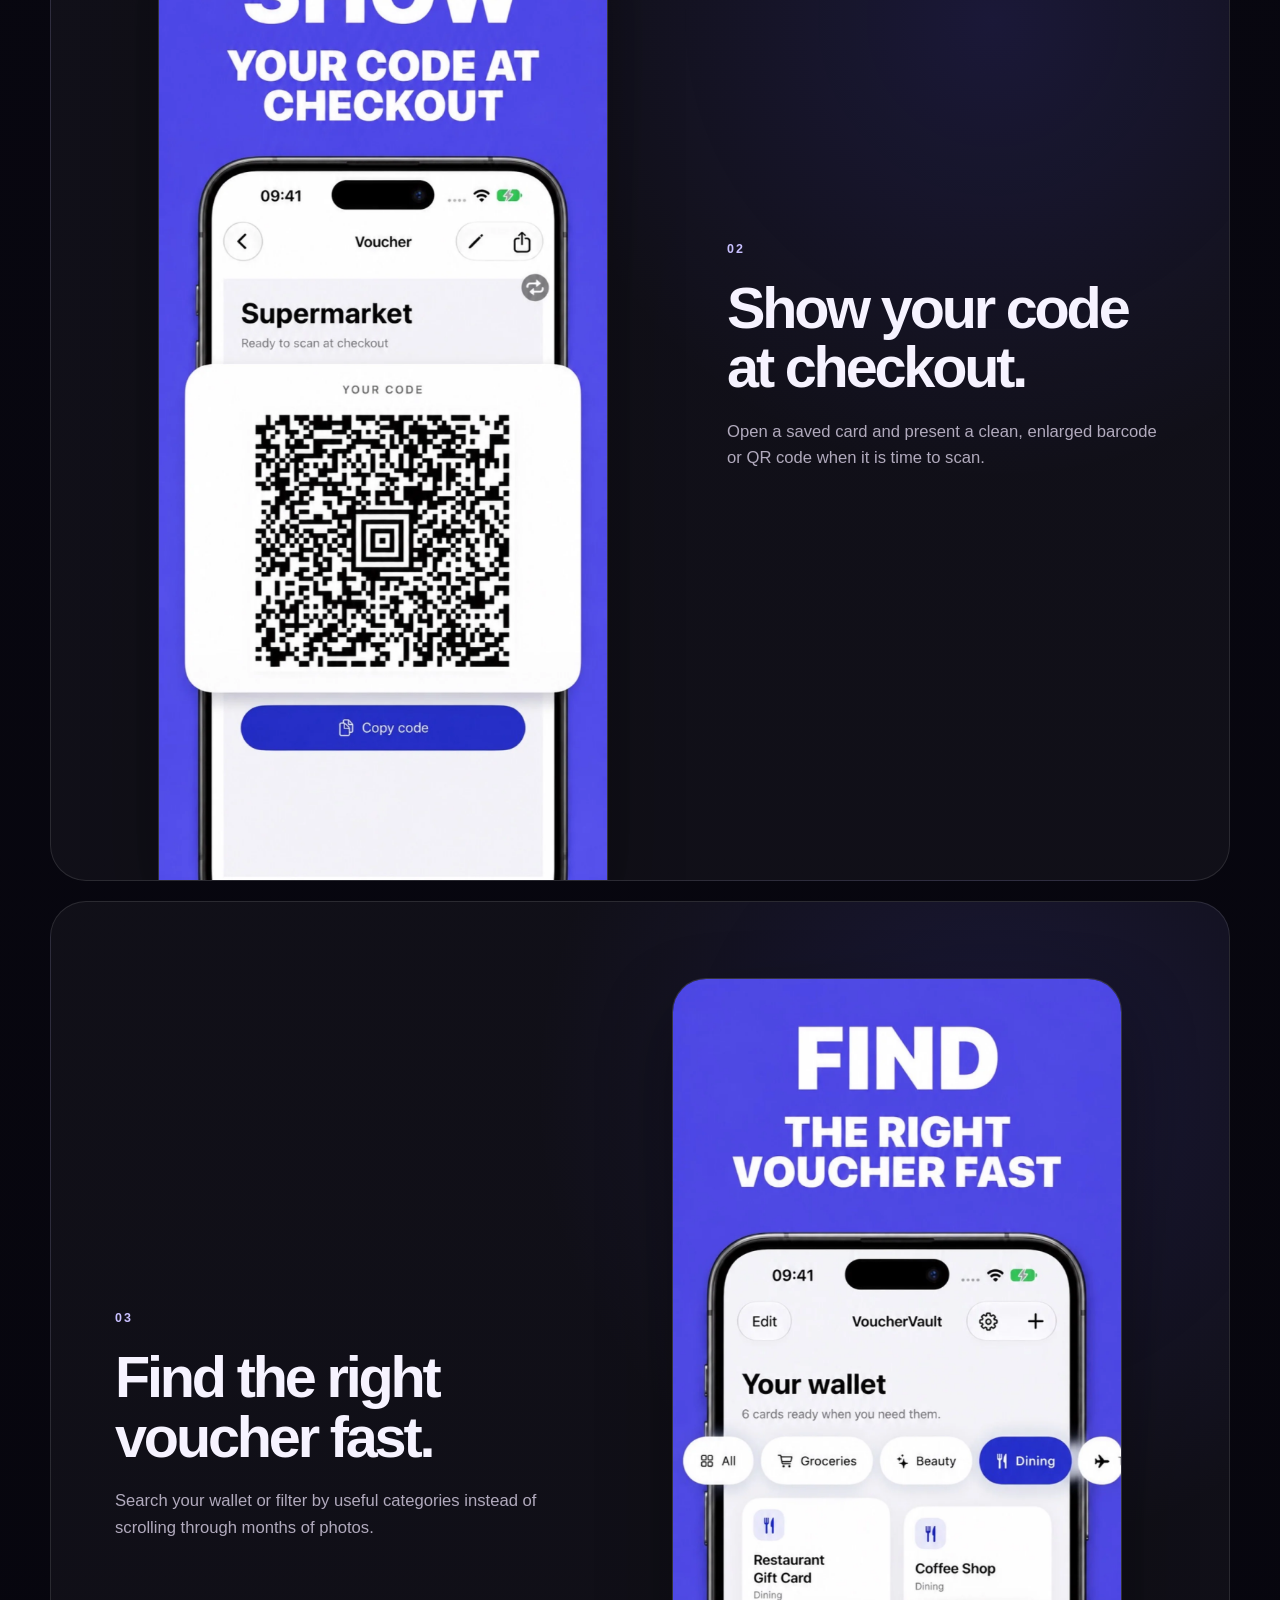
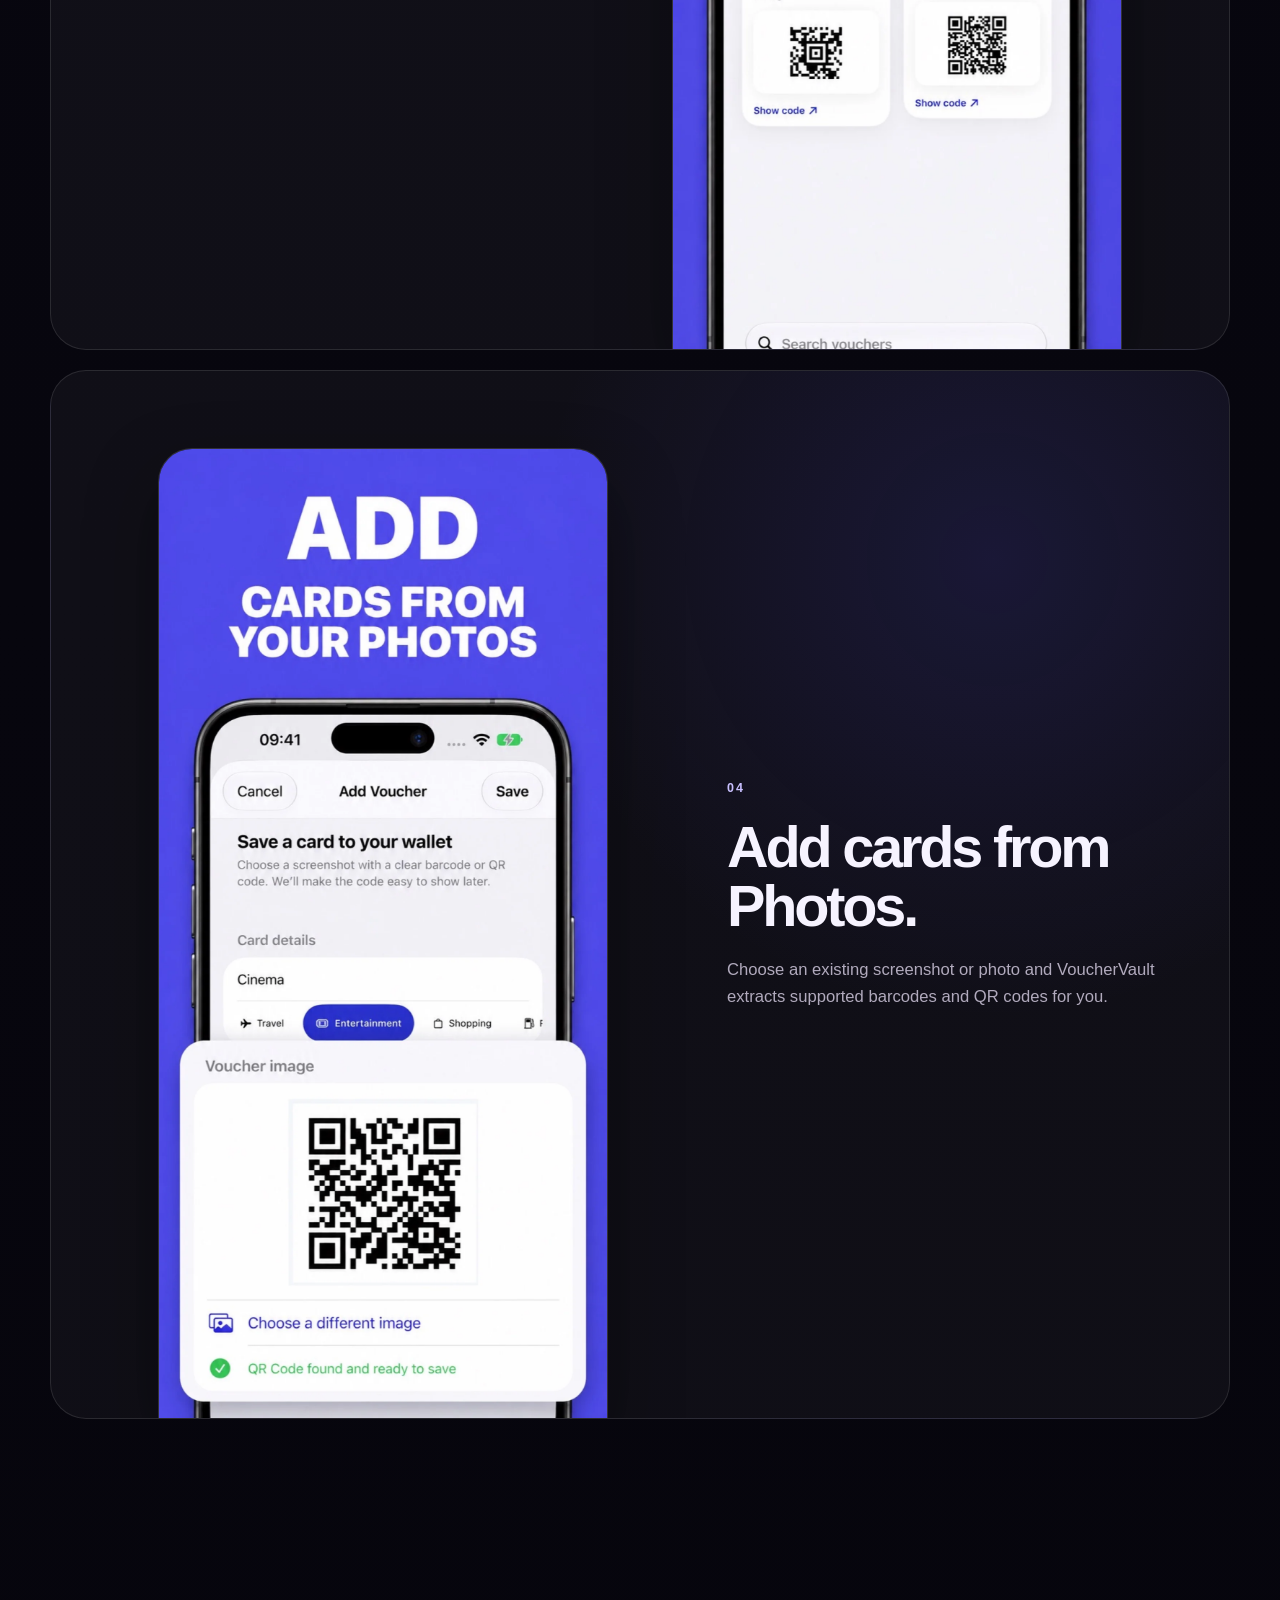
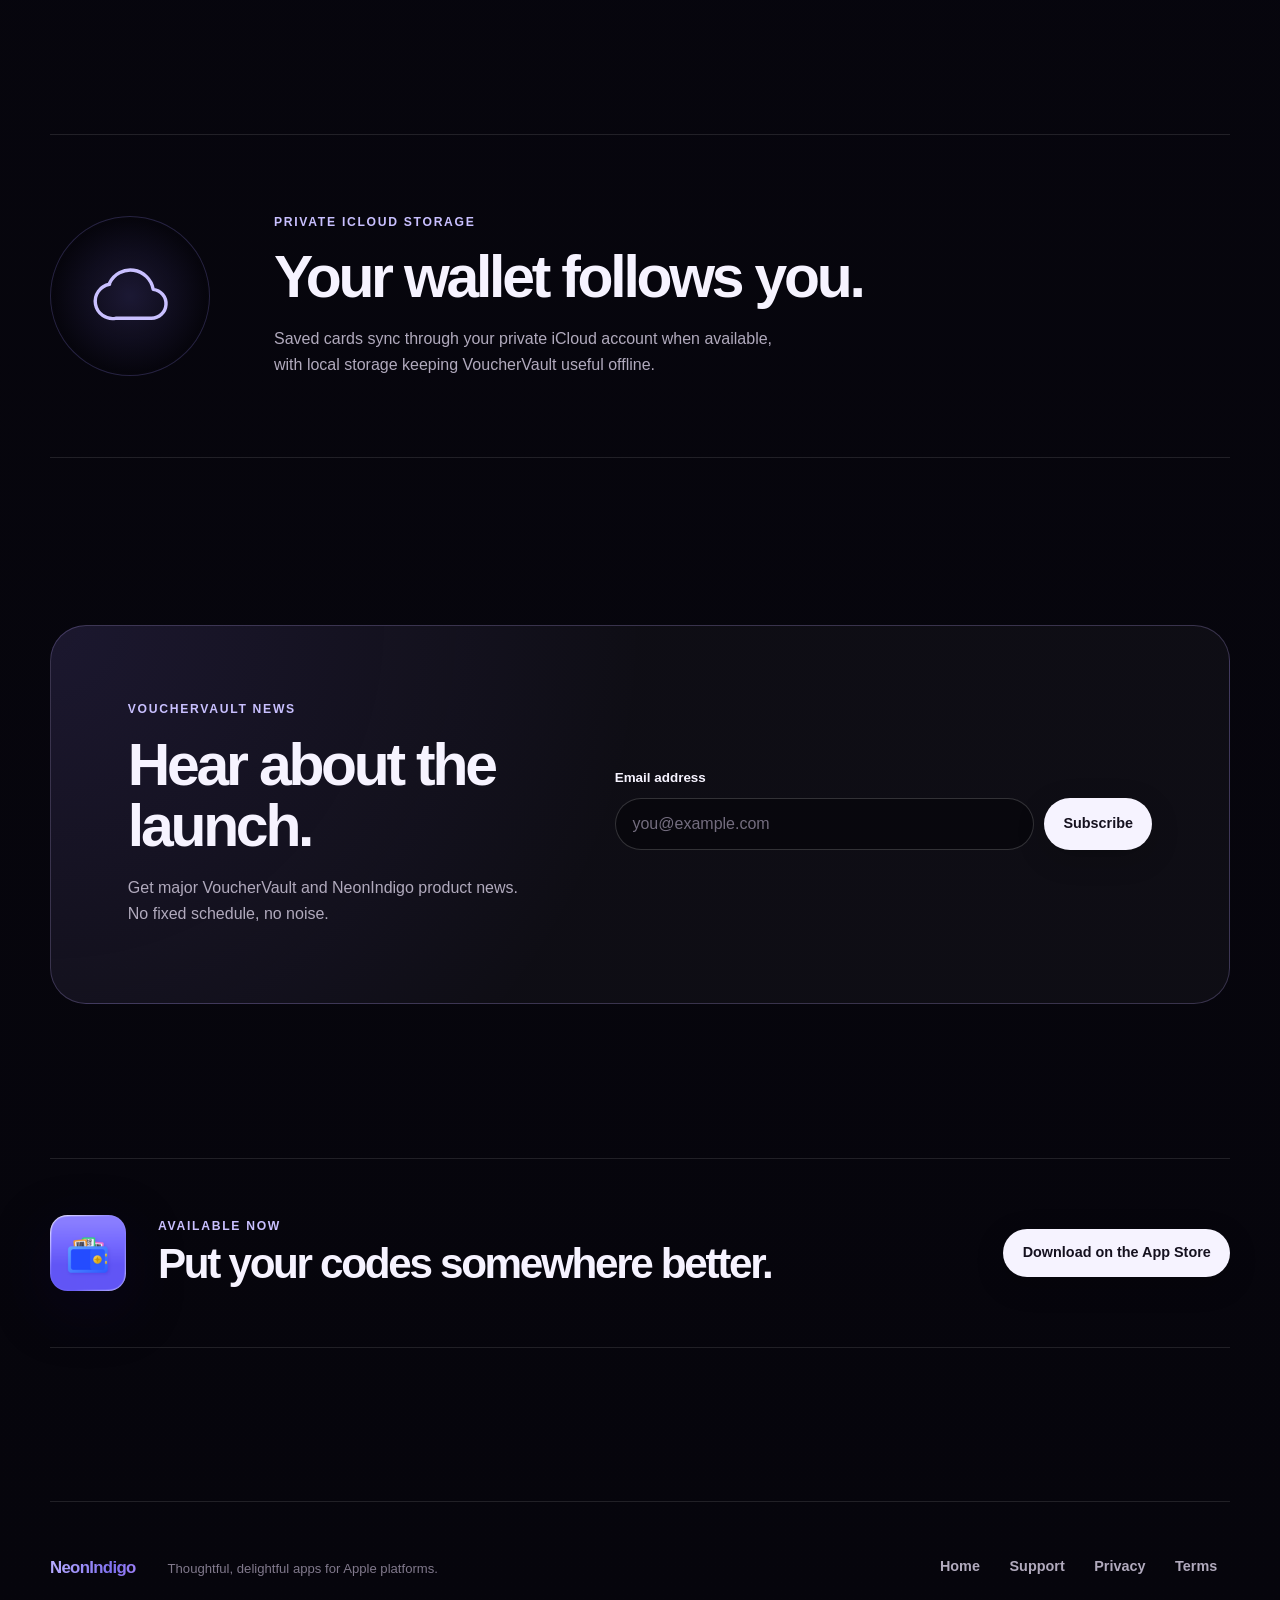
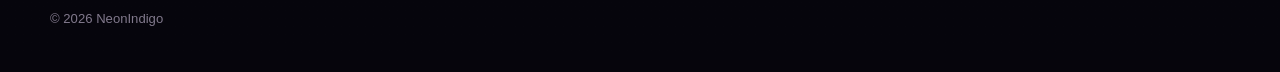
<file: vouchervault/index.html>
<!DOCTYPE html>
<html lang="en">
<head>
    <meta charset="UTF-8">
    <meta name="viewport" content="width=device-width, initial-scale=1.0">
    <title>VoucherVault — Your codes, ready when you need them</title>
    <meta name="description" content="Save vouchers, reward cards, barcodes and QR codes outside your photo library. Find the right code fast with VoucherVault for iPhone and iPad.">
    <meta name="theme-color" content="#090812">
    <meta property="og:title" content="VoucherVault — Your codes, ready when you need them">
    <meta property="og:description" content="Clear voucher and reward-card screenshots from Photos and keep every code close at hand.">
    <meta property="og:type" content="website">
    <meta property="og:url" content="https://neonindigo.com/vouchervault/">
    <meta property="og:image" content="https://neonindigo.com/assets/images/vouchervault/icon.webp">
    <link rel="canonical" href="https://neonindigo.com/vouchervault/">
    <script>document.documentElement.classList.add("js");</script>
    <link rel="stylesheet" href="/assets/css/site.css?v=20261008-8">
    <script defer src="https://cloud.umami.is/script.js" data-website-id="117c436d-3df4-4594-a7ba-081890b36b21"></script>
    <script defer src="/assets/js/site.js?v=20261008-4"></script>
</head>
<body class="product-page">
    <a class="skip-link" href="#main">Skip to content</a>
    <div class="ambient ambient-one" aria-hidden="true"></div>
    <div class="ambient ambient-product" aria-hidden="true"></div>

    <header class="site-header">
        <a href="/" class="wordmark" aria-label="NeonIndigo home">NeonIndigo</a>
        <nav class="site-nav" aria-label="Primary navigation">
            <a href="/#apps">Apps</a>
            <a href="#features">Features</a>
            <a href="/support">Support</a>
        </nav>
    </header>

    <main id="main">
        <section class="product-hero section-shell">
            <div class="product-hero-copy">
                <div class="product-lockup reveal">
                    <img src="/assets/images/vouchervault/icon.webp" width="512" height="512" alt="VoucherVault app icon" class="product-icon">
                    <div>
                        <p class="status-pill" data-release-status>Pre-order</p>
                        <p class="product-name">VoucherVault</p>
                    </div>
                </div>
                <h1 class="reveal">Your codes.<br><span>Ready when you need them.</span></h1>
                <p class="hero-copy reveal">Save vouchers, reward cards and any barcode or QR code in one organised wallet—then clear the original screenshots from your photo library.</p>
                <div class="hero-actions reveal">
                    <a class="button button-app-store" href="https://apps.apple.com/us/app/vouchervault/id6759935440" target="_blank" rel="noopener" data-release-button data-umami-event="VoucherVault — App Store">
                        <svg aria-hidden="true" viewBox="0 0 24 24"><path d="M17.05 12.54c.02-2.03 1.66-3 1.73-3.05a3.72 3.72 0 0 0-2.93-1.58c-1.23-.13-2.43.74-3.06.74-.64 0-1.61-.73-2.65-.71a3.9 3.9 0 0 0-3.28 2c-1.42 2.46-.36 6.08 1 8.07.68.97 1.47 2.05 2.51 2.01 1.02-.04 1.4-.65 2.63-.65 1.22 0 1.58.65 2.64.63 1.1-.02 1.79-.97 2.44-1.95a8.02 8.02 0 0 0 1.12-2.29 3.5 3.5 0 0 1-2.15-3.22ZM15.04 6.6a3.57 3.57 0 0 0 .82-2.56 3.63 3.63 0 0 0-2.35 1.22 3.4 3.4 0 0 0-.84 2.46 3 3 0 0 0 2.37-1.12Z"/></svg>
                        <span><small data-release-button-prefix>Pre-order on the</small><strong>App Store</strong></span>
                    </a>
                    <p data-release-note>Available 16 October 2026</p>
                </div>
            </div>
            <div class="hero-phone reveal" aria-hidden="true">
                <div class="phone-glow"></div>
                <img src="/assets/images/vouchervault/save-vouchers.webp" width="1242" height="2688" alt="">
            </div>
        </section>

        <section class="declutter-section section-shell reveal" aria-labelledby="declutter-title">
            <p class="eyebrow">Clear the clutter</p>
            <h2 id="declutter-title">Photos is for memories.<br><span>Not checkout codes.</span></h2>
            <p>Import a screenshot or photo, let VoucherVault recognise its code, then remove the original from Photos yourself. The saved image and code remain ready in your wallet.</p>
        </section>

        <section class="feature-gallery section-shell" id="features" aria-labelledby="features-title">
            <div class="section-heading reveal">
                <p class="eyebrow">How it works</p>
                <h2 id="features-title">From screenshot to checkout.</h2>
            </div>

            <article class="feature-card reveal">
                <div class="feature-copy">
                    <span class="feature-number">01</span>
                    <h3>Save everything in one place.</h3>
                    <p>Bring together gift vouchers, reward cards, loyalty codes, tickets and more in one focused wallet.</p>
                </div>
                <img src="/assets/images/vouchervault/save-vouchers.webp" width="1242" height="2688" alt="VoucherVault wallet with six saved vouchers and reward cards" loading="lazy">
            </article>

            <article class="feature-card feature-card-reverse reveal">
                <div class="feature-copy">
                    <span class="feature-number">02</span>
                    <h3>Show your code at checkout.</h3>
                    <p>Open a saved card and present a clean, enlarged barcode or QR code when it is time to scan.</p>
                </div>
                <img src="/assets/images/vouchervault/show-code.webp" width="1242" height="2688" alt="A large QR code ready to scan at checkout in VoucherVault" loading="lazy">
            </article>

            <article class="feature-card reveal">
                <div class="feature-copy">
                    <span class="feature-number">03</span>
                    <h3>Find the right voucher fast.</h3>
                    <p>Search your wallet or filter by useful categories instead of scrolling through months of photos.</p>
                </div>
                <img src="/assets/images/vouchervault/find-voucher.webp" width="1242" height="2688" alt="VoucherVault filtered to show dining vouchers" loading="lazy">
            </article>

            <article class="feature-card feature-card-reverse reveal">
                <div class="feature-copy">
                    <span class="feature-number">04</span>
                    <h3>Add cards from Photos.</h3>
                    <p>Choose an existing screenshot or photo and VoucherVault extracts supported barcodes and QR codes for you.</p>
                </div>
                <img src="/assets/images/vouchervault/add-from-photos.webp" width="1242" height="2688" alt="VoucherVault detecting a QR code imported from Photos" loading="lazy">
            </article>
        </section>

        <section class="icloud-section section-shell reveal" aria-labelledby="icloud-title">
            <div class="icloud-mark" aria-hidden="true">
                <svg viewBox="0 0 48 48"><path d="M15.5 37h21a8.5 8.5 0 0 0 1-16.94A13.5 13.5 0 0 0 12 16.5v.6A10 10 0 0 0 15.5 37Z"/></svg>
            </div>
            <div>
                <p class="eyebrow">Private iCloud storage</p>
                <h2 id="icloud-title">Your wallet follows you.</h2>
                <p>Saved cards sync through your private iCloud account when available, with local storage keeping VoucherVault useful offline.</p>
            </div>
        </section>

        <section class="newsletter-section section-shell reveal" id="updates" aria-labelledby="voucher-updates-title">
            <div>
                <p class="eyebrow">VoucherVault news</p>
                <h2 id="voucher-updates-title">Hear about the launch.</h2>
                <p>Get major VoucherVault and NeonIndigo product news. No fixed schedule, no noise.</p>
            </div>
            <form class="newsletter-form" data-kit-form="vouchervault" novalidate>
                <label for="voucher-email">Email address</label>
                <div class="form-row">
                    <input id="voucher-email" name="email_address" type="email" autocomplete="email" placeholder="you@example.com" required disabled>
                    <button class="button button-primary" type="submit" disabled>Setup pending</button>
                </div>
                <p class="form-note" data-form-note>Email signup will open soon. See our <a href="/privacy">privacy policy</a>.</p>
                <p class="form-status" role="status" aria-live="polite"></p>
            </form>
        </section>

        <section class="final-cta section-shell reveal">
            <img src="/assets/images/vouchervault/icon.webp" width="512" height="512" alt="" class="app-icon">
            <div>
                <p class="eyebrow" data-release-status>Pre-order</p>
                <h2>Put your codes somewhere better.</h2>
            </div>
            <a class="button button-primary" href="https://apps.apple.com/us/app/vouchervault/id6759935440" target="_blank" rel="noopener" data-release-button data-umami-event="VoucherVault — Final App Store CTA">Pre-order on the App Store</a>
        </section>
    </main>

    <footer class="site-footer section-shell">
        <a href="/" class="wordmark wordmark-small">NeonIndigo</a>
        <p>Thoughtful, delightful apps for Apple platforms.</p>
        <nav aria-label="Footer navigation">
            <a href="/">Home</a>
            <a href="/support">Support</a>
            <a href="/privacy">Privacy</a>
            <a href="/terms">Terms</a>
        </nav>
        <p class="copyright">&copy; <span data-current-year>2026</span> NeonIndigo</p>
    </footer>
</body>
</html>
</file>
<file: assets/css/site.css>
:root {
    color-scheme: dark;
    --bg: #090812;
    --bg-deep: #06050c;
    --surface: rgba(255, 255, 255, 0.055);
    --surface-strong: rgba(255, 255, 255, 0.085);
    --line: rgba(255, 255, 255, 0.11);
    --line-strong: rgba(190, 171, 255, 0.24);
    --text: #f6f3ff;
    --muted: #b1aabd;
    --subtle: #81798c;
    --indigo: #8b7cff;
    --indigo-light: #c9c0ff;
    --violet: #b459ff;
    --blue: #4d7dff;
    --success: #a8f0ca;
    --radius-sm: 14px;
    --radius-md: 24px;
    --radius-lg: 36px;
    --max-width: 1180px;
    --ease: cubic-bezier(.2, .8, .2, 1);
}

* {
    box-sizing: border-box;
}

html {
    scroll-behavior: smooth;
}

body {
    margin: 0;
    min-width: 320px;
    overflow-x: hidden;
    background:
        radial-gradient(circle at 50% -18%, rgba(101, 76, 193, 0.12), transparent 38rem),
        linear-gradient(180deg, var(--bg), var(--bg-deep));
    color: var(--text);
    font-family: -apple-system, BlinkMacSystemFont, "SF Pro Display", "Segoe UI", sans-serif;
    font-size: 16px;
    line-height: 1.6;
    -webkit-font-smoothing: antialiased;
}

body::before {
    position: fixed;
    z-index: -2;
    inset: 0;
    background-image: radial-gradient(rgba(255, 255, 255, 0.08) 0.6px, transparent 0.6px);
    background-size: 20px 20px;
    mask-image: linear-gradient(to bottom, black, transparent 72%);
    content: "";
    opacity: 0.18;
    pointer-events: none;
}

img,
svg {
    display: block;
}

img {
    max-width: 100%;
}

a {
    color: inherit;
    text-decoration: none;
}

button,
input {
    font: inherit;
}

:focus-visible {
    outline: 3px solid var(--indigo-light);
    outline-offset: 4px;
}

.visually-hidden {
    position: absolute !important;
    width: 1px !important;
    height: 1px !important;
    overflow: hidden !important;
    clip: rect(0 0 0 0) !important;
    clip-path: inset(50%) !important;
    white-space: nowrap !important;
}

.skip-link {
    position: fixed;
    z-index: 10000;
    top: calc(env(safe-area-inset-top, 0px) + 5.25rem);
    left: calc(env(safe-area-inset-left, 0px) + 0.75rem);
    padding: 0.75rem 1rem;
    border-radius: 10px;
    background: var(--text);
    color: var(--bg);
    opacity: 0;
    pointer-events: none;
    transform: translateX(calc(-100% - 2rem));
    transition: opacity 180ms ease, transform 180ms var(--ease);
}

.skip-link:focus {
    opacity: 1;
    pointer-events: auto;
    transform: translateX(0);
}

.section-shell,
.site-header {
    width: min(calc(100% - 2rem), var(--max-width));
    margin-inline: auto;
}

.ambient {
    position: fixed;
    z-index: -1;
    border-radius: 50%;
    filter: blur(2px);
    pointer-events: none;
}

.ambient-one {
    top: 4rem;
    left: max(-15rem, calc(50% - 51rem));
    width: 34rem;
    height: 34rem;
    background: radial-gradient(circle, rgba(116, 80, 255, 0.13), transparent 68%);
}

.ambient-two {
    top: 30rem;
    right: max(-18rem, calc(50% - 55rem));
    width: 38rem;
    height: 38rem;
    background: radial-gradient(circle, rgba(196, 72, 255, 0.09), transparent 68%);
}

.ambient-product {
    top: 12rem;
    right: max(-10rem, calc(50% - 46rem));
    width: 42rem;
    height: 42rem;
    background: radial-gradient(circle, rgba(79, 70, 229, 0.18), transparent 65%);
}

.site-header {
    display: flex;
    align-items: center;
    justify-content: space-between;
    min-height: 80px;
    border-bottom: 1px solid var(--line);
}

.wordmark {
    display: inline-block;
    padding-block: 0.6rem;
    background: linear-gradient(110deg, #b6aaff 5%, #7f70ef 42%, #d19bff 80%, #b6aaff 100%);
    background-size: 180% 100%;
    -webkit-background-clip: text;
    background-clip: text;
    -webkit-text-fill-color: transparent;
    color: transparent;
    font-size: 1.25rem;
    font-weight: 720;
    letter-spacing: -0.04em;
}

.wordmark:hover {
    background-position: 100% 50%;
}

.wordmark-small {
    font-size: 1.05rem;
}

.site-nav,
.site-footer nav {
    display: flex;
    align-items: center;
    gap: 0.25rem;
}

.site-nav a,
.site-footer nav a {
    min-height: 44px;
    padding: 0.58rem 0.8rem;
    color: var(--muted);
    font-size: 0.9rem;
    font-weight: 550;
    line-height: 1.4;
    transition: color 180ms ease, background 180ms ease;
}

.site-nav a:hover,
.site-footer nav a:hover {
    color: var(--text);
}

.hero {
    display: flex;
    min-height: min(760px, calc(100svh - 80px));
    flex-direction: column;
    align-items: flex-start;
    justify-content: center;
    padding-block: clamp(6rem, 14vw, 11rem);
}

.eyebrow {
    margin: 0 0 1rem;
    color: var(--indigo-light);
    font-size: 0.76rem;
    font-weight: 720;
    letter-spacing: 0.14em;
    line-height: 1.3;
    text-transform: uppercase;
}

.hero h1,
.product-hero h1 {
    max-width: 940px;
    margin: 0;
    font-size: clamp(3.2rem, 8.5vw, 7.6rem);
    font-weight: 720;
    letter-spacing: -0.07em;
    line-height: 0.93;
}

.hero h1 span,
.product-hero h1 span,
.declutter-section h2 span {
    background: linear-gradient(115deg, var(--indigo-light), var(--indigo) 42%, #da9cff 88%);
    -webkit-background-clip: text;
    background-clip: text;
    color: transparent;
    -webkit-text-fill-color: transparent;
}

.hero-copy {
    max-width: 650px;
    margin: 2rem 0 0;
    color: var(--muted);
    font-size: clamp(1.05rem, 2vw, 1.3rem);
    line-height: 1.65;
}

.text-link {
    display: inline-flex;
    min-height: 44px;
    align-items: center;
    gap: 0.55rem;
    margin-top: 2.1rem;
    color: var(--text);
    font-size: 0.95rem;
    font-weight: 650;
}

.text-link span {
    transition: transform 180ms var(--ease);
}

.text-link:hover span {
    transform: translateY(4px);
}

.apps-section,
.feature-gallery {
    padding-block: clamp(5rem, 10vw, 9rem);
}

.section-heading {
    display: grid;
    grid-template-columns: 0.6fr 1.4fr;
    align-items: end;
    gap: 2rem;
    margin-bottom: clamp(2.5rem, 5vw, 4rem);
}

.section-heading .eyebrow {
    margin-bottom: 0.55rem;
}

.section-heading h2,
.newsletter-section h2,
.icloud-section h2,
.final-cta h2 {
    margin: 0;
    font-size: clamp(2rem, 4.6vw, 4rem);
    font-weight: 680;
    letter-spacing: -0.055em;
    line-height: 1.04;
}

.app-card {
    position: relative;
    overflow: hidden;
    border: 1px solid var(--line);
    border-radius: var(--radius-lg);
    background: linear-gradient(145deg, rgba(255, 255, 255, 0.074), rgba(255, 255, 255, 0.026));
    box-shadow: 0 28px 90px rgba(0, 0, 0, 0.24);
}

.app-card-featured {
    display: grid;
    min-height: 610px;
    grid-template-columns: 1.02fr 0.98fr;
}

.app-card-featured::before {
    position: absolute;
    top: -12rem;
    right: -10rem;
    width: 34rem;
    height: 34rem;
    border-radius: 50%;
    background: radial-gradient(circle, rgba(79, 70, 229, 0.2), transparent 68%);
    content: "";
    pointer-events: none;
}

.app-card-copy {
    z-index: 1;
    align-self: center;
    padding: clamp(2rem, 6vw, 5rem);
}

.app-identity,
.product-lockup {
    display: flex;
    align-items: center;
    gap: 1.2rem;
}

.app-icon,
.product-icon {
    border-radius: 23%;
    box-shadow: 0 18px 55px rgba(13, 4, 40, 0.42);
}

.app-icon {
    width: 76px;
    height: 76px;
}

.app-icon-large {
    width: 88px;
    height: 88px;
}

.app-identity h3 {
    margin: 0.2rem 0 0;
    font-size: clamp(1.9rem, 4vw, 3.1rem);
    letter-spacing: -0.045em;
    line-height: 1;
}

.status-pill {
    display: inline-flex;
    width: fit-content;
    align-items: center;
    gap: 0.42rem;
    margin: 0;
    border-radius: 999px;
    color: var(--success);
    font-size: 0.72rem;
    font-weight: 720;
    letter-spacing: 0.11em;
    line-height: 1.2;
    text-transform: uppercase;
}

.status-pill::before {
    width: 6px;
    height: 6px;
    border-radius: 50%;
    background: currentColor;
    box-shadow: 0 0 12px currentColor;
    content: "";
}

.status-muted {
    color: #aab3c4;
}

.app-lead {
    margin: 2.6rem 0 0.65rem;
    color: var(--text) !important;
    font-size: clamp(1.45rem, 3vw, 2.15rem) !important;
    font-weight: 640;
    letter-spacing: -0.035em;
    line-height: 1.18 !important;
}

.app-card-copy > p,
.app-card-compact > p {
    max-width: 520px;
    margin-top: 0.5rem;
    color: var(--muted);
    font-size: 1.04rem;
}

.card-actions {
    display: flex;
    flex-wrap: wrap;
    align-items: center;
    gap: 1rem 1.25rem;
    margin-top: 2rem;
}

.button {
    display: inline-flex;
    min-height: 48px;
    align-items: center;
    justify-content: center;
    gap: 0.65rem;
    border: 0;
    border-radius: 999px;
    padding: 0.77rem 1.2rem;
    cursor: pointer;
    font-size: 0.9rem;
    font-weight: 680;
    line-height: 1.2;
    touch-action: manipulation;
    transition: transform 180ms var(--ease), box-shadow 180ms ease, background 180ms ease;
}

.button:hover {
    transform: translateY(-2px);
}

.button:active {
    transform: translateY(0) scale(0.98);
}

.button:disabled {
    cursor: not-allowed;
    opacity: 0.5;
    transform: none;
}

.button svg {
    width: 18px;
    height: 18px;
    fill: none;
    stroke: currentColor;
    stroke-linecap: round;
    stroke-linejoin: round;
    stroke-width: 1.8;
}

.button-primary {
    background: var(--text);
    box-shadow: 0 8px 28px rgba(0, 0, 0, 0.22);
    color: #15111f;
}

.button-primary:hover {
    background: #fff;
    box-shadow: 0 12px 34px rgba(114, 89, 255, 0.2);
}

.release-note,
.hero-actions > p {
    margin: 0;
    color: var(--subtle);
    font-size: 0.86rem;
}

.app-preview {
    position: relative;
    display: flex;
    overflow: hidden;
    align-items: flex-start;
    justify-content: center;
    margin: 3.3rem 3.3rem 0 0;
    border: 1px solid rgba(255, 255, 255, 0.14);
    border-bottom: 0;
    border-radius: 38px 38px 0 0;
    background: #4f46e5;
    box-shadow: 0 38px 80px rgba(29, 14, 94, 0.48);
    transform: rotate(2deg) translateY(1rem);
    transition: transform 300ms var(--ease);
}

.app-preview:hover {
    transform: rotate(0) translateY(0);
}

.app-preview img {
    width: 100%;
    height: auto;
}

.app-secondary-grid {
    display: grid;
    grid-template-columns: repeat(2, minmax(0, 1fr));
    gap: 1.25rem;
    margin-top: 1.25rem;
}

.app-card-compact {
    min-height: 390px;
    padding: clamp(2rem, 5vw, 4rem);
}

.app-card-routebuddy {
    background:
        radial-gradient(circle at 0 0, rgba(35, 174, 226, 0.15), transparent 46%),
        linear-gradient(145deg, rgba(255, 255, 255, 0.064), rgba(255, 255, 255, 0.025));
}

.app-card-reach {
    background:
        radial-gradient(circle at 100% 0%, rgba(40, 153, 255, 0.13), transparent 45%),
        linear-gradient(145deg, rgba(255, 255, 255, 0.064), rgba(255, 255, 255, 0.025));
}

.app-card-compact .app-lead {
    margin-top: 2.4rem;
    font-size: clamp(1.4rem, 2.7vw, 2rem) !important;
}

.app-card-compact > p:last-child {
    margin-bottom: 0;
}

.brew-install {
    display: flex;
    flex-direction: column;
    align-items: flex-start;
    gap: 0.65rem;
    margin-top: 1.6rem;
}

.brew-install a {
    display: inline-flex;
    min-height: 44px;
    align-items: center;
    gap: 0.45rem;
    color: var(--text);
    font-size: 0.9rem;
    font-weight: 680;
}

.brew-install a:hover {
    color: var(--indigo-light);
}

.brew-install svg {
    width: 17px;
    height: 17px;
    fill: none;
    stroke: currentColor;
    stroke-linecap: round;
    stroke-linejoin: round;
    stroke-width: 1.8;
}

.brew-command-row {
    display: grid;
    width: 100%;
    grid-template-columns: minmax(0, 1fr) auto;
    align-items: stretch;
    gap: 0.5rem;
}

.brew-install code {
    display: flex;
    min-width: 0;
    align-items: center;
    max-width: 100%;
    border: 1px solid var(--line);
    border-radius: 10px;
    padding: 0.55rem 0.7rem;
    background: rgba(2, 4, 10, 0.36);
    color: var(--muted);
    font-family: "SFMono-Regular", Consolas, "Liberation Mono", monospace;
    font-size: 0.72rem;
    line-height: 1.45;
    overflow-wrap: anywhere;
}

.copy-command {
    display: inline-flex;
    min-width: 74px;
    min-height: 44px;
    align-items: center;
    justify-content: center;
    gap: 0.38rem;
    border: 1px solid var(--line);
    border-radius: 10px;
    padding: 0.55rem 0.7rem;
    background: rgba(255, 255, 255, 0.055);
    color: var(--text);
    cursor: pointer;
    font-size: 0.76rem;
    font-weight: 650;
    line-height: 1;
    transition: border-color 180ms ease, background 180ms ease, color 180ms ease;
}

.copy-command:hover {
    border-color: rgba(201, 192, 255, 0.36);
    background: rgba(255, 255, 255, 0.09);
}

.copy-command.is-copied {
    border-color: rgba(168, 240, 202, 0.34);
    color: var(--success);
}

.copy-command svg {
    width: 15px;
    height: 15px;
}

.app-card-routebuddy::after,
.app-card-reach::after {
    position: absolute;
    width: 18rem;
    height: 18rem;
    border-radius: 50%;
    content: "";
    opacity: 0.22;
    pointer-events: none;
}

.app-card-routebuddy::after {
    right: -11rem;
    bottom: -13rem;
    background: #20aee2;
}

.app-card-reach::after {
    left: -12rem;
    bottom: -14rem;
    background: #287fff;
}

.app-card-compact > * {
    position: relative;
    z-index: 1;
}

.work-section {
    padding-block: clamp(5rem, 11vw, 10rem);
    border-top: 1px solid var(--line);
}

.work-intro {
    display: grid;
    grid-template-columns: minmax(0, 0.9fr) minmax(0, 1.1fr);
    gap: clamp(2rem, 7vw, 7rem);
    align-items: start;
}

.work-intro h2 {
    max-width: 640px;
    margin: 0;
    font-size: clamp(2.5rem, 5.8vw, 5.3rem);
    font-weight: 690;
    letter-spacing: -0.06em;
    line-height: 0.98;
}

.work-intro-copy {
    max-width: 610px;
    padding-top: 2.15rem;
}

.work-intro-copy p {
    margin: 1rem 0 0;
    color: var(--muted);
    font-size: 1.03rem;
}

.work-intro-copy .work-lead {
    margin-top: 0;
    color: var(--text);
    font-size: clamp(1.35rem, 2.6vw, 2rem);
    font-weight: 630;
    letter-spacing: -0.035em;
    line-height: 1.25;
}

.work-proof {
    display: grid;
    grid-template-columns: repeat(3, minmax(0, 1fr));
    margin: clamp(3rem, 7vw, 5.5rem) 0 0;
    border-block: 1px solid var(--line);
}

.work-proof > div {
    padding: clamp(1.5rem, 4vw, 2.5rem);
}

.work-proof > div + div {
    border-left: 1px solid var(--line);
}

.work-proof dt {
    color: var(--indigo-light);
    font-size: clamp(1.8rem, 4vw, 3.15rem);
    font-weight: 680;
    letter-spacing: -0.05em;
    line-height: 1;
}

.work-proof dd {
    margin: 0.6rem 0 0;
    color: var(--muted);
    font-size: 0.88rem;
    line-height: 1.45;
}

.work-services {
    display: grid;
    grid-template-columns: repeat(3, minmax(0, 1fr));
    gap: 1.25rem;
    margin-top: 1.25rem;
}

.work-service {
    min-height: 310px;
    border: 1px solid var(--line);
    border-radius: var(--radius-md);
    padding: clamp(1.6rem, 4vw, 2.7rem);
    background:
        linear-gradient(145deg, rgba(255, 255, 255, 0.058), rgba(255, 255, 255, 0.022));
}

.service-number {
    margin: 0 0 clamp(3rem, 7vw, 5rem);
    color: var(--subtle);
    font-family: "SFMono-Regular", Consolas, "Liberation Mono", monospace;
    font-size: 0.74rem;
    letter-spacing: 0.08em;
}

.work-service h3,
.work-contact h3 {
    margin: 0;
    font-size: clamp(1.55rem, 3vw, 2.25rem);
    font-weight: 650;
    letter-spacing: -0.04em;
    line-height: 1.1;
}

.work-service > p:last-child {
    margin: 0.9rem 0 0;
    color: var(--muted);
}

.work-contact {
    display: grid;
    grid-template-columns: minmax(0, 1fr) auto;
    gap: 2rem;
    align-items: center;
    margin-top: 1.25rem;
    border: 1px solid var(--line-strong);
    border-radius: var(--radius-lg);
    padding: clamp(2rem, 6vw, 4.5rem);
    background:
        radial-gradient(circle at 0 0, rgba(111, 86, 217, 0.16), transparent 50%),
        rgba(255, 255, 255, 0.035);
}

.availability {
    display: flex;
    align-items: center;
    gap: 0.55rem;
    margin: 0 0 1.2rem;
    color: var(--success);
    font-size: 0.76rem;
    font-weight: 700;
    letter-spacing: 0.08em;
    line-height: 1.4;
    text-transform: uppercase;
}

.availability::before {
    width: 7px;
    height: 7px;
    flex: 0 0 auto;
    border-radius: 50%;
    background: currentColor;
    box-shadow: 0 0 14px currentColor;
    content: "";
}

.work-contact h3 + p {
    max-width: 650px;
    margin: 1rem 0 0;
    color: var(--muted);
}

.work-contact .engagement-note {
    margin: 0.65rem 0 0;
    color: var(--subtle);
    font-size: 0.84rem;
}

.work-contact .button {
    min-width: 190px;
}

.newsletter-section {
    display: grid;
    grid-template-columns: 0.85fr 1.15fr;
    gap: clamp(2rem, 7vw, 6rem);
    align-items: center;
    margin-block: clamp(5rem, 12vw, 10rem);
    border: 1px solid var(--line-strong);
    border-radius: var(--radius-lg);
    padding: clamp(2rem, 6vw, 5rem);
    background:
        radial-gradient(circle at 0 0, rgba(111, 86, 217, 0.13), transparent 48%),
        rgba(255, 255, 255, 0.035);
}

.newsletter-section > div > p:last-child,
.icloud-section > div > p:last-child {
    max-width: 530px;
    margin: 1.15rem 0 0;
    color: var(--muted);
}

.newsletter-form label {
    display: block;
    margin-bottom: 0.55rem;
    color: var(--text);
    font-size: 0.84rem;
    font-weight: 650;
}

.form-row {
    display: grid;
    grid-template-columns: minmax(0, 1fr) auto;
    gap: 0.65rem;
}

.form-row input {
    min-width: 0;
    min-height: 52px;
    border: 1px solid rgba(255, 255, 255, 0.17);
    border-radius: 999px;
    padding: 0.78rem 1.05rem;
    background: rgba(3, 3, 8, 0.45);
    color: var(--text);
    font-size: 1rem;
    outline: 0;
    transition: border-color 180ms ease, box-shadow 180ms ease;
}

.form-row input::placeholder {
    color: #746d7f;
}

.form-row input:focus {
    border-color: var(--indigo-light);
    box-shadow: 0 0 0 3px rgba(139, 124, 255, 0.18);
}

.form-note,
.form-status {
    margin: 0.7rem 0 0;
    color: var(--subtle);
    font-size: 0.76rem;
}

.form-note a {
    color: var(--muted);
    text-decoration: underline;
    text-underline-offset: 3px;
}

.site-footer {
    display: grid;
    grid-template-columns: auto 1fr auto;
    align-items: center;
    gap: 1rem 2rem;
    border-top: 1px solid var(--line);
    padding-block: 2.7rem;
}

.site-footer > p {
    margin: 0;
    color: var(--subtle);
    font-size: 0.82rem;
}

.site-footer .copyright {
    grid-column: 1 / -1;
}

/* VoucherVault */
.product-hero {
    display: grid;
    min-height: min(850px, calc(100svh - 80px));
    grid-template-columns: minmax(0, 1.15fr) minmax(280px, 0.85fr);
    align-items: center;
    gap: clamp(2rem, 7vw, 7rem);
    padding-block: clamp(4.5rem, 10vw, 8rem) 0;
}

.product-hero-copy {
    align-self: center;
    padding-bottom: 5rem;
}

.product-icon {
    width: 82px;
    height: 82px;
}

.product-name {
    margin: 0.25rem 0 0;
    font-size: 1.3rem;
    font-weight: 680;
    letter-spacing: -0.035em;
}

.product-hero h1 {
    margin-top: 2.5rem;
    font-size: clamp(3.1rem, 7vw, 6.6rem);
}

.product-hero .hero-copy {
    max-width: 680px;
}

.hero-actions {
    display: flex;
    flex-wrap: wrap;
    align-items: center;
    gap: 1.2rem;
    margin-top: 2.2rem;
}

.button-app-store {
    min-height: 58px;
    padding: 0.6rem 1.25rem 0.62rem 1.05rem;
    border: 1px solid rgba(255, 255, 255, 0.26);
    border-radius: 15px;
    background: #f8f8fb;
    color: #0d0b12;
}

.button-app-store svg {
    width: 27px;
    height: 27px;
    fill: currentColor;
    stroke: none;
}

.button-app-store span {
    display: flex;
    flex-direction: column;
    align-items: flex-start;
}

.button-app-store small {
    font-size: 0.65rem;
    font-weight: 560;
    line-height: 1.1;
}

.button-app-store strong {
    font-size: 1.25rem;
    font-weight: 650;
    letter-spacing: -0.025em;
    line-height: 1.1;
}

.hero-phone {
    position: relative;
    overflow: hidden;
    align-self: end;
    height: min(730px, 72vw);
    border: 1px solid rgba(255, 255, 255, 0.16);
    border-bottom: 0;
    border-radius: 46px 46px 0 0;
    background: #4f46e5;
    box-shadow: 0 40px 100px rgba(26, 11, 84, 0.52);
    transform: rotate(1.5deg) translateY(1.5rem);
}

.hero-phone::after {
    position: absolute;
    inset: 0;
    border-radius: inherit;
    box-shadow: inset 0 0 0 1px rgba(255, 255, 255, 0.1);
    content: "";
}

.hero-phone img {
    position: relative;
    z-index: 1;
    width: 100%;
    height: auto;
}

.phone-glow {
    position: absolute;
    inset: -20%;
    background: radial-gradient(circle, rgba(231, 137, 255, 0.35), transparent 60%);
}

.declutter-section {
    padding-block: clamp(8rem, 17vw, 15rem);
    text-align: center;
}

.declutter-section h2 {
    margin: 0;
    font-size: clamp(2.7rem, 7vw, 6.2rem);
    font-weight: 690;
    letter-spacing: -0.065em;
    line-height: 0.98;
}

.declutter-section > p:last-child {
    max-width: 670px;
    margin: 2rem auto 0;
    color: var(--muted);
    font-size: clamp(1.02rem, 2vw, 1.25rem);
}

.feature-card {
    display: grid;
    overflow: hidden;
    grid-template-columns: 0.9fr 1.1fr;
    align-items: center;
    gap: clamp(2rem, 6vw, 6rem);
    min-height: 630px;
    margin-bottom: 1.25rem;
    border: 1px solid var(--line);
    border-radius: var(--radius-lg);
    padding: clamp(2rem, 6vw, 5rem) clamp(1.5rem, 5vw, 4.5rem) 0;
    background:
        radial-gradient(circle at 80% 18%, rgba(79, 70, 229, 0.15), transparent 36%),
        rgba(255, 255, 255, 0.04);
}

.feature-card-reverse {
    grid-template-columns: 1.1fr 0.9fr;
}

.feature-card-reverse .feature-copy {
    order: 2;
}

.feature-copy {
    align-self: center;
    padding-bottom: clamp(2rem, 6vw, 5rem);
}

.feature-number {
    display: block;
    margin-bottom: 1.2rem;
    color: var(--indigo-light);
    font-size: 0.78rem;
    font-weight: 720;
    letter-spacing: 0.16em;
}

.feature-copy h3 {
    margin: 0;
    font-size: clamp(2rem, 4.5vw, 3.8rem);
    font-weight: 680;
    letter-spacing: -0.055em;
    line-height: 1.03;
}

.feature-copy p {
    max-width: 470px;
    margin: 1.3rem 0 0;
    color: var(--muted);
    font-size: 1.04rem;
}

.feature-card > img {
    align-self: end;
    width: min(100%, 450px);
    height: auto;
    margin-inline: auto;
    border: 1px solid rgba(255, 255, 255, 0.14);
    border-bottom: 0;
    border-radius: 34px 34px 0 0;
    box-shadow: 0 30px 70px rgba(0, 0, 0, 0.38);
}

.icloud-section {
    display: grid;
    grid-template-columns: auto 1fr;
    align-items: center;
    gap: clamp(1.5rem, 5vw, 4rem);
    margin-block: clamp(6rem, 13vw, 11rem);
    border-block: 1px solid var(--line);
    padding-block: clamp(3rem, 7vw, 5rem);
}

.icloud-mark {
    display: grid;
    width: clamp(90px, 15vw, 160px);
    aspect-ratio: 1;
    place-items: center;
    border: 1px solid rgba(157, 143, 255, 0.22);
    border-radius: 50%;
    background: radial-gradient(circle, rgba(139, 124, 255, 0.16), transparent 70%);
}

.icloud-mark svg {
    width: 52%;
    fill: none;
    stroke: var(--indigo-light);
    stroke-linecap: round;
    stroke-linejoin: round;
    stroke-width: 2;
}

.final-cta {
    display: grid;
    grid-template-columns: auto 1fr auto;
    align-items: center;
    gap: 1.5rem 2rem;
    margin-block: clamp(5rem, 12vw, 10rem);
    border-top: 1px solid var(--line);
    border-bottom: 1px solid var(--line);
    padding-block: clamp(2rem, 5vw, 3.5rem);
}

.final-cta .eyebrow {
    margin-bottom: 0.45rem;
}

.final-cta h2 {
    font-size: clamp(1.65rem, 3.3vw, 2.8rem);
}

/* Motion only after JS confirms support, preventing hidden no-JS content. */
.js .reveal {
    opacity: 0;
    transform: translateY(18px);
    transition: opacity 500ms var(--ease), transform 500ms var(--ease);
}

.js .reveal.is-visible {
    opacity: 1;
    transform: translateY(0);
}

@media (max-width: 900px) {
    .app-card-featured,
    .product-hero,
    .feature-card,
    .feature-card-reverse,
    .newsletter-section,
    .work-intro {
        grid-template-columns: 1fr;
    }

    .app-card-featured {
        min-height: 0;
    }

    .app-preview {
        width: min(72%, 440px);
        margin: 0 auto;
        transform: translateY(1rem);
    }

    .product-hero {
        min-height: 0;
        padding-top: 5rem;
    }

    .product-hero-copy {
        padding-bottom: 2rem;
    }

    .hero-phone {
        width: min(70%, 500px);
        height: auto;
        max-height: 720px;
        margin-inline: auto;
    }

    .feature-card {
        min-height: 0;
    }

    .feature-card-reverse .feature-copy {
        order: 0;
    }

    .feature-card > img {
        width: min(70%, 430px);
    }

    .newsletter-section {
        gap: 2.5rem;
    }

    .work-intro {
        gap: 1.5rem;
    }

    .work-intro-copy {
        padding-top: 0;
    }

    .work-services {
        grid-template-columns: 1fr;
    }

    .work-service {
        min-height: 0;
    }

    .service-number {
        margin-bottom: 2.5rem;
    }

    .app-secondary-grid {
        grid-template-columns: 1fr;
    }

    .app-card-compact {
        min-height: 0;
    }

    .site-footer {
        grid-template-columns: 1fr auto;
    }

    .site-footer > p:not(.copyright) {
        display: none;
    }
}

@media (max-width: 640px) {
    .section-shell,
    .site-header {
        width: min(calc(100% - 1.25rem), var(--max-width));
    }

    .site-header {
        min-height: 68px;
    }

    .site-nav {
        gap: 0;
    }

    .site-nav a {
        padding-inline: 0.48rem;
        font-size: 0.82rem;
    }

    .site-nav a:nth-child(2) {
        display: none;
    }

    .hero {
        min-height: calc(100svh - 68px);
        padding-block: 5rem;
    }

    .hero h1,
    .product-hero h1 {
        font-size: clamp(3rem, 15vw, 4.8rem);
        letter-spacing: -0.065em;
    }

    .section-heading {
        grid-template-columns: 1fr;
        gap: 0.35rem;
    }

    .app-card,
    .newsletter-section,
    .work-service,
    .work-contact {
        border-radius: var(--radius-md);
    }

    .app-card-copy,
    .app-card-compact,
    .newsletter-section,
    .work-service,
    .work-contact {
        padding: 1.4rem;
    }

    .work-proof {
        grid-template-columns: 1fr;
    }

    .work-proof > div {
        padding: 1.4rem 0;
    }

    .work-proof > div + div {
        border-top: 1px solid var(--line);
        border-left: 0;
    }

    .work-contact {
        grid-template-columns: 1fr;
    }

    .work-contact .button {
        width: 100%;
    }

    .app-preview {
        width: calc(100% - 2.8rem);
        border-radius: 28px 28px 0 0;
    }

    .app-icon-large,
    .app-icon {
        width: 68px;
        height: 68px;
    }

    .app-lead {
        margin-top: 2rem;
    }

    .product-hero {
        padding-top: 3.8rem;
    }

    .product-icon {
        width: 72px;
        height: 72px;
    }

    .product-hero h1 {
        margin-top: 2rem;
    }

    .hero-phone {
        width: calc(100% - 2rem);
        border-radius: 34px 34px 0 0;
    }

    .declutter-section {
        padding-block: 8rem;
    }

    .declutter-section h2 {
        font-size: clamp(2.65rem, 13vw, 4rem);
    }

    .feature-card,
    .feature-card-reverse {
        gap: 1rem;
        border-radius: var(--radius-md);
        padding: 1.5rem 1.1rem 0;
    }

    .feature-copy {
        padding: 0.35rem 0.35rem 1.5rem;
    }

    .feature-card > img {
        width: min(88%, 430px);
        border-radius: 28px 28px 0 0;
    }

    .icloud-section {
        grid-template-columns: 1fr;
    }

    .icloud-mark {
        width: 84px;
    }

    .form-row {
        grid-template-columns: 1fr;
    }

    .form-row .button {
        width: 100%;
    }

    .final-cta {
        grid-template-columns: auto 1fr;
    }

    .final-cta .button {
        grid-column: 1 / -1;
        width: 100%;
    }

    .site-footer {
        grid-template-columns: 1fr;
        align-items: start;
    }

    .site-footer nav {
        flex-wrap: wrap;
        margin-left: -0.8rem;
    }
}

@media (prefers-reduced-motion: reduce) {
    html {
        scroll-behavior: auto;
    }

    *,
    *::before,
    *::after {
        scroll-behavior: auto !important;
        transition-duration: 0.01ms !important;
        animation-duration: 0.01ms !important;
        animation-iteration-count: 1 !important;
    }

    .js .reveal {
        opacity: 1;
        transform: none;
    }

    .app-preview,
    .hero-phone {
        transform: none;
    }
}
</file>
<file: assets/css/shared.css>
* { margin: 0; padding: 0; box-sizing: border-box; }

body {
    background: #0a0a0f;
    font-family: 'Inter', sans-serif;
    color: rgba(255, 255, 255, 0.8);
    line-height: 1.7;
    min-height: 100vh;
    display: flex;
    flex-direction: column;
}

a { color: #9370db; text-decoration: none; }
a:hover { color: #c8b6ff; }

/* ── Header ── */
header {
    padding: 1.75rem 2rem;
    border-bottom: 1px solid rgba(255, 255, 255, 0.06);
    text-align: center;
}

.logo {
    font-size: 1.5rem;
    font-weight: 600;
    letter-spacing: -0.02em;
    background: linear-gradient(90deg, #7b68ee, #9370db, #c8b6ff, #9370db, #7b68ee);
    background-size: 300% 100%;
    -webkit-background-clip: text;
    -webkit-text-fill-color: transparent;
    background-clip: text;
    text-decoration: none;
    transition: background-position 240ms ease;
}

.logo:hover { background-position: 100% 50%; }

:focus-visible {
    outline: 3px solid #c8b6ff;
    outline-offset: 4px;
}

/* ── Main ── */
main {
    flex: 1;
    padding: 3rem 2rem 4rem;
}

.content {
    max-width: 720px;
    margin: 0 auto;
}

.content h1 {
    font-size: clamp(1.8rem, 4vw, 2.5rem);
    font-weight: 600;
    color: #c8b6ff;
    margin-bottom: 0.4rem;
    letter-spacing: -0.02em;
}

.meta {
    font-size: 0.85rem;
    color: rgba(255, 255, 255, 0.3);
    margin-bottom: 3rem;
}

.content h2 {
    font-size: 0.8rem;
    font-weight: 600;
    color: #9370db;
    margin: 2.5rem 0 0.75rem;
    text-transform: uppercase;
    letter-spacing: 0.08em;
}

.content p {
    margin-bottom: 1rem;
    color: rgba(255, 255, 255, 0.75);
}

.content ul,
.content ol {
    padding-left: 1.5rem;
    margin-bottom: 1rem;
}

.content li {
    margin-bottom: 0.4rem;
    color: rgba(255, 255, 255, 0.75);
}

.content a {
    color: #9370db;
    text-decoration: underline;
    text-underline-offset: 3px;
}

.content a:hover { color: #c8b6ff; }

/* ── Contact card (Support page) ── */
.contact-card {
    margin: 2rem 0;
    padding: 1.5rem 1.75rem;
    border: 1px solid rgba(147, 112, 219, 0.25);
    border-radius: 12px;
    background: rgba(75, 0, 130, 0.1);
}

.contact-card p { margin: 0; }

.contact-card a {
    font-weight: 600;
    font-size: 1.05rem;
}

/* ── App list (Support page) ── */
.app-list {
    list-style: none;
    padding: 0;
    margin: 1rem 0;
}

.app-list li {
    padding: 1rem 1.25rem;
    border: 1px solid rgba(255, 255, 255, 0.07);
    border-radius: 8px;
    margin-bottom: 0.75rem;
    background: rgba(255, 255, 255, 0.02);
}

.app-list .app-name {
    font-weight: 600;
    color: #c8b6ff;
    display: block;
    margin-bottom: 0.2rem;
}

.app-list a.app-name { text-decoration: none; }

.app-list .app-desc {
    margin: 0;
    font-size: 0.9rem;
    color: rgba(255, 255, 255, 0.5);
}

/* ── Footer ── */
footer {
    padding: 2rem;
    border-top: 1px solid rgba(255, 255, 255, 0.06);
    text-align: center;
}

footer nav {
    display: flex;
    gap: 1.5rem 2rem;
    justify-content: center;
    flex-wrap: wrap;
}

footer nav a {
    display: inline-flex;
    min-height: 44px;
    align-items: center;
    font-size: 0.82rem;
    color: rgba(255, 255, 255, 0.3);
    letter-spacing: 0.04em;
    text-decoration: none;
}

footer nav a:hover { color: rgba(255, 255, 255, 0.65); }

@media (prefers-reduced-motion: reduce) {
    *, *::before, *::after {
        animation-duration: 0.01ms !important;
        animation-iteration-count: 1 !important;
        transition-duration: 0.01ms !important;
    }
}
</file>
